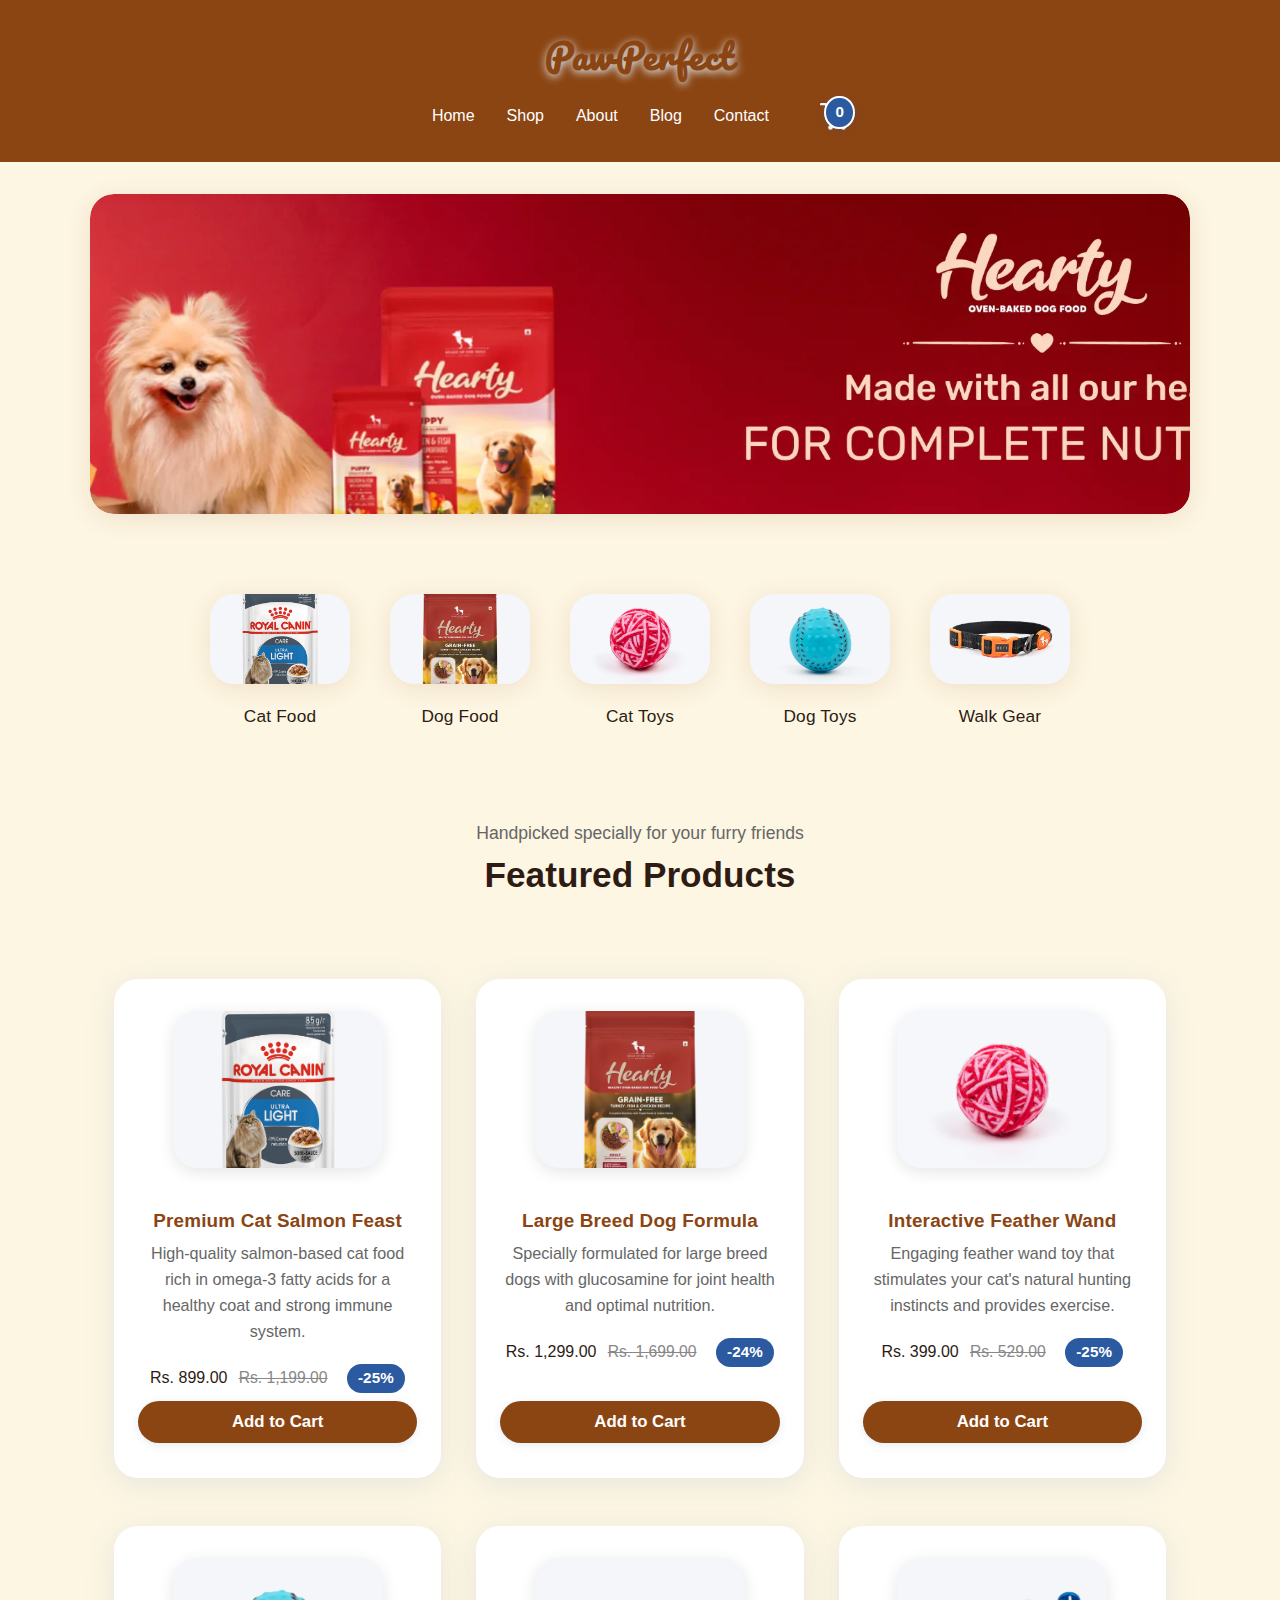
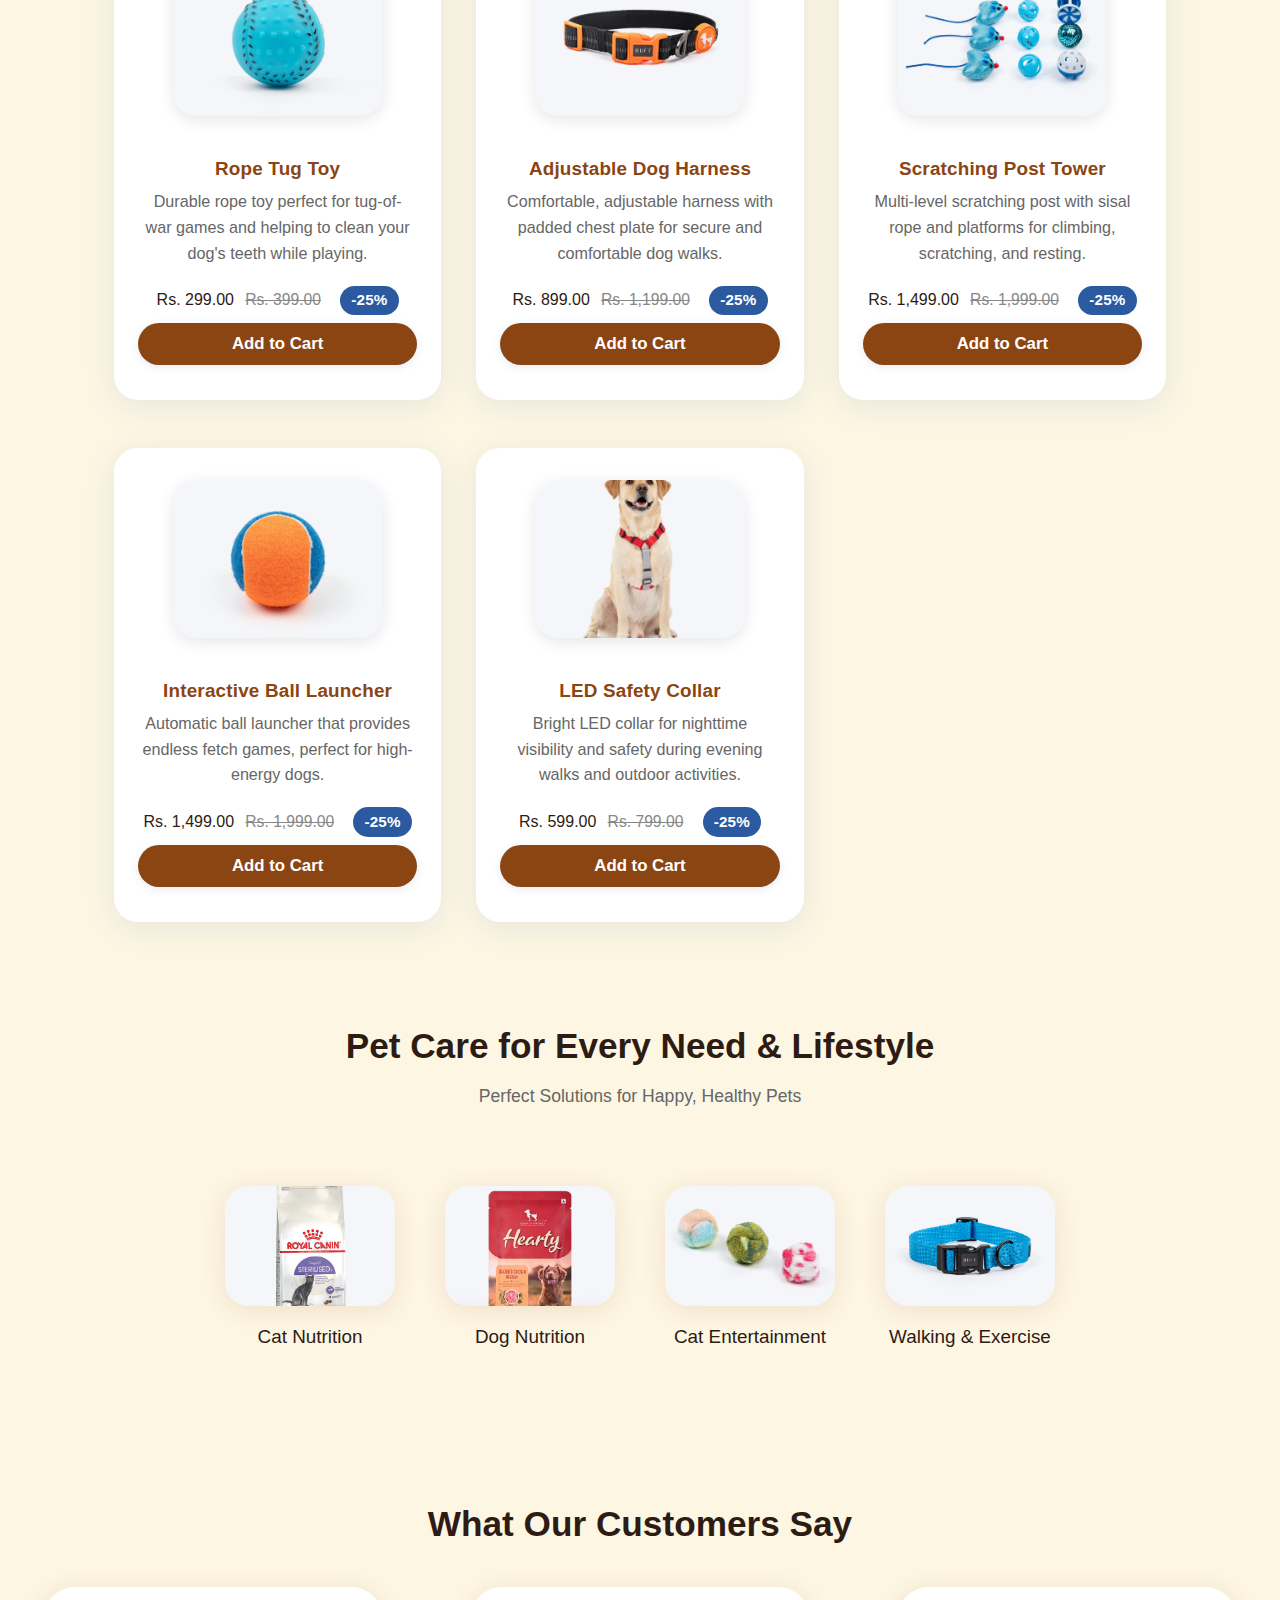
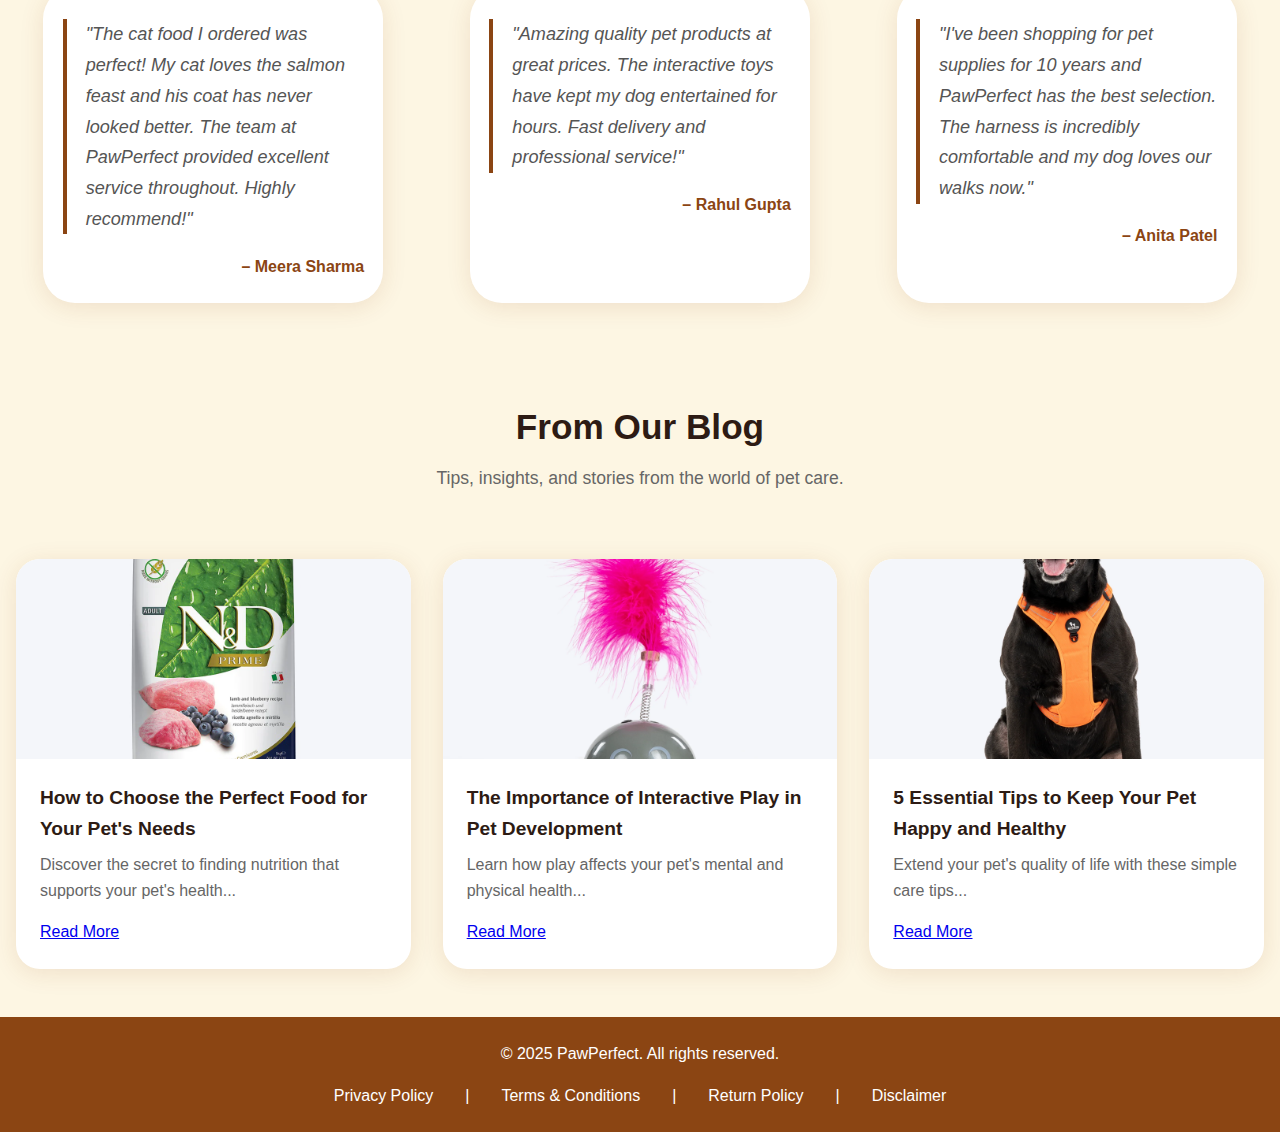
<file: index.html>
<!DOCTYPE html>
<html lang="en">
<head>
  <meta charset="UTF-8">
  <meta name="viewport" content="width=device-width, initial-scale=1.0">
  <meta name="description" content="Premium pet supplies for your furry friends. Shop food, toys, accessories, and more at PawPerfect!">
  <title>PawPerfect | Home</title>
  <link rel="stylesheet" href="css/style.css">
</head>
<body>
  <!-- Header & Navigation -->
  <header>
    <h1 class="brand-logo">PawPerfect</h1>
    <nav>
      <a href="index.html">Home</a>
      <a href="products.html">Shop</a>
      <a href="about.html">About</a>
      <a href="blog.html">Blog</a>
      <a href="contact.html">Contact</a>
      <a href="cart.html" id="cart-nav-link" class="cart-icon-link" style="position:relative;">
        <svg width="28" height="28" viewBox="0 0 24 24" fill="none" stroke="#fff" stroke-width="2" stroke-linecap="round" stroke-linejoin="round"><circle cx="9" cy="21" r="1"/><circle cx="20" cy="21" r="1"/><path d="M1 1h4l2.68 13.39a2 2 0 0 0 2 1.61h7.72a2 2 0 0 0 2-1.61L23 6H6"/></svg>
        <span id="cart-count-badge" class="cart-count-badge">0</span>
      </a>
    </nav>
  </header>

  <main>
    <!-- Carousel Section -->
    <section class="carousel-container">
      <div class="carousel-slide">
        <div class="carousel-item"><img src="assets/carousel/carousel_img1.webp" alt="Premium Pet Collection"></div>
        <div class="carousel-item"><img src="assets/carousel/carousel_img2.webp" alt="Pet Food & Treats"></div>
        <div class="carousel-item"><img src="assets/carousel/carousel_img3.jpg" alt="Pet Toys & Accessories"></div>
        <div class="carousel-item"><img src="assets/carousel/carousel_img4.png" alt="Happy Pets Collection"></div>
      </div>
    </section>

    <!-- Services Section -->
    <div class="section-content" id="services-section">
      <section class="services-grid">
        <a href="products.html?category=cat-food" class="service-card">
          <img src="assets/product/cat_food1.webp" alt="Cat Food">
          <h3>Cat Food</h3>
        </a>
        <a href="products.html?category=dog-food" class="service-card">
          <img src="assets/product/dog_food1.webp" alt="Dog Food">
          <h3>Dog Food</h3>
        </a>
        <a href="products.html?category=cat-toys" class="service-card">
          <img src="assets/product/cat_toy1.webp" alt="Cat Toys">
          <h3>Cat Toys</h3>
        </a>
        <a href="products.html?category=dog-toys" class="service-card">
          <img src="assets/product/dog_toy1.webp" alt="Dog Toys">
          <h3>Dog Toys</h3>
        </a>
        <a href="products.html?category=walk-gear" class="service-card">
          <img src="assets/product/walk_gear1.webp" alt="Walk Gear">
          <h3>Walk Gear</h3>
        </a>
      </section>
    </div>

    <!-- Featured Products Section -->
    <div class="section-content">
      <section class="section-title">
        <p>Handpicked specially for your furry friends</p>
        <h2>Featured Products</h2>
      </section>
      <section class="product-grid">
        <article class="product-card">
          <a href="product-detail.html?id=1" class="product-link">
            <img src="assets/product/cat_food1.webp" alt="Premium Cat Salmon Feast">
          </a>
          <h3>Premium Cat Salmon Feast</h3>
          <div class="product-desc">High-quality salmon-based cat food rich in omega-3 fatty acids for a healthy coat and strong immune system.</div>
          <div class="product-pricing">
            <span>Rs. 899.00</span>
            <span class="original-price">Rs. 1,199.00</span>
            <span class="discount-badge">-25%</span>
          </div>
          <button class="btn add-to-cart-btn" data-id="1">Add to Cart</button>
        </article>
        <article class="product-card">
          <a href="product-detail.html?id=11" class="product-link">
            <img src="assets/product/dog_food1.webp" alt="Large Breed Dog Formula">
          </a>
          <h3>Large Breed Dog Formula</h3>
          <div class="product-desc">Specially formulated for large breed dogs with glucosamine for joint health and optimal nutrition.</div>
          <div class="product-pricing">
            <span>Rs. 1,299.00</span>
            <span class="original-price">Rs. 1,699.00</span>
            <span class="discount-badge">-24%</span>
          </div>
          <button class="btn add-to-cart-btn" data-id="11">Add to Cart</button>
        </article>
        <article class="product-card">
          <a href="product-detail.html?id=21" class="product-link">
            <img src="assets/product/cat_toy1.webp" alt="Interactive Feather Wand">
          </a>
          <h3>Interactive Feather Wand</h3>
          <div class="product-desc">Engaging feather wand toy that stimulates your cat's natural hunting instincts and provides exercise.</div>
          <div class="product-pricing">
            <span>Rs. 399.00</span>
            <span class="original-price">Rs. 529.00</span>
            <span class="discount-badge">-25%</span>
          </div>
          <button class="btn add-to-cart-btn" data-id="21">Add to Cart</button>
        </article>
        <article class="product-card">
          <a href="product-detail.html?id=36" class="product-link">
            <img src="assets/product/dog_toy1.webp" alt="Rope Tug Toy">
          </a>
          <h3>Rope Tug Toy</h3>
          <div class="product-desc">Durable rope toy perfect for tug-of-war games and helping to clean your dog's teeth while playing.</div>
          <div class="product-pricing">
            <span>Rs. 299.00</span>
            <span class="original-price">Rs. 399.00</span>
            <span class="discount-badge">-25%</span>
          </div>
          <button class="btn add-to-cart-btn" data-id="36">Add to Cart</button>
        </article>
        <article class="product-card">
          <a href="product-detail.html?id=51" class="product-link">
            <img src="assets/product/walk_gear1.webp" alt="Adjustable Dog Harness">
          </a>
          <h3>Adjustable Dog Harness</h3>
          <div class="product-desc">Comfortable, adjustable harness with padded chest plate for secure and comfortable dog walks.</div>
          <div class="product-pricing">
            <span>Rs. 899.00</span>
            <span class="original-price">Rs. 1,199.00</span>
            <span class="discount-badge">-25%</span>
          </div>
          <button class="btn add-to-cart-btn" data-id="51">Add to Cart</button>
        </article>
        <article class="product-card">
          <a href="product-detail.html?id=25" class="product-link">
            <img src="assets/product/cat_toy5.webp" alt="Scratching Post Tower">
          </a>
          <h3>Scratching Post Tower</h3>
          <div class="product-desc">Multi-level scratching post with sisal rope and platforms for climbing, scratching, and resting.</div>
          <div class="product-pricing">
            <span>Rs. 1,499.00</span>
            <span class="original-price">Rs. 1,999.00</span>
            <span class="discount-badge">-25%</span>
          </div>
          <button class="btn add-to-cart-btn" data-id="25">Add to Cart</button>
        </article>
        <article class="product-card">
          <a href="product-detail.html?id=42" class="product-link">
            <img src="assets/product/dog_toy7.webp" alt="Interactive Ball Launcher">
          </a>
          <h3>Interactive Ball Launcher</h3>
          <div class="product-desc">Automatic ball launcher that provides endless fetch games, perfect for high-energy dogs.</div>
          <div class="product-pricing">
            <span>Rs. 1,499.00</span>
            <span class="original-price">Rs. 1,999.00</span>
            <span class="discount-badge">-25%</span>
          </div>
          <button class="btn add-to-cart-btn" data-id="42">Add to Cart</button>
        </article>
        <article class="product-card">
          <a href="product-detail.html?id=53" class="product-link">
            <img src="assets/product/walk_gear3.webp" alt="LED Safety Collar">
          </a>
          <h3>LED Safety Collar</h3>
          <div class="product-desc">Bright LED collar for nighttime visibility and safety during evening walks and outdoor activities.</div>
          <div class="product-pricing">
            <span>Rs. 599.00</span>
            <span class="original-price">Rs. 799.00</span>
            <span class="discount-badge">-25%</span>
          </div>
          <button class="btn add-to-cart-btn" data-id="53">Add to Cart</button>
        </article>
      </section>
    </div>

    <!-- Occasions Section -->
    <div class="section-content">
      <section class="section-title">
        <h2>Pet Care for Every Need & Lifestyle</h2>
        <p>Perfect Solutions for Happy, Healthy Pets</p>
      </section>
      <section class="occasions-grid">
          <a href="products.html?category=cat-food" class="occasion-card">
              <img src="assets/product/cat_food5.webp" alt="Cat Nutrition">
              <h3>Cat Nutrition</h3>
          </a>
          <a href="products.html?category=dog-food" class="occasion-card">
              <img src="assets/product/dog_food5.webp" alt="Dog Nutrition">
              <h3>Dog Nutrition</h3>
          </a>
          <a href="products.html?category=cat-toys" class="occasion-card">
              <img src="assets/product/cat_toy8.webp" alt="Cat Entertainment">
              <h3>Cat Entertainment</h3>
          </a>
          <a href="products.html?category=walk-gear" class="occasion-card">
              <img src="assets/product/walk_gear8.webp" alt="Walking & Exercise">
              <h3>Walking & Exercise</h3>
          </a>
      </section>
    </div>

    <!-- Testimonials Section -->
    <section class="testimonials">
      <div class="section-title">
        <h2>What Our Customers Say</h2>
      </div>
      <div class="testimonials-list">
        <div class="testimonial-card">
          <blockquote>"The cat food I ordered was perfect! My cat loves the salmon feast and his coat has never looked better. The team at PawPerfect provided excellent service throughout. Highly recommend!"</blockquote>
          <cite>– Meera Sharma</cite>
        </div>
        <div class="testimonial-card">
          <blockquote>"Amazing quality pet products at great prices. The interactive toys have kept my dog entertained for hours. Fast delivery and professional service!"</blockquote>
          <cite>– Rahul Gupta</cite>
        </div>
        <div class="testimonial-card">
          <blockquote>"I've been shopping for pet supplies for 10 years and PawPerfect has the best selection. The harness is incredibly comfortable and my dog loves our walks now."</blockquote>
          <cite>– Anita Patel</cite>
        </div>
      </div>
    </section>

    <!-- Blog Section -->
    <section class="section-title" id="blog-section">
        <h2>From Our Blog</h2>
        <p>Tips, insights, and stories from the world of pet care.</p>
    </section>
    <section class="blog-grid">
        <article class="blog-card">
            <img src="assets/product/cat_food3.webp" alt="Choosing the right pet food">
            <div class="blog-card-content">
                <h3>How to Choose the Perfect Food for Your Pet's Needs</h3>
                <p>Discover the secret to finding nutrition that supports your pet's health...</p>
                <a href="blog.html" class="btn">Read More</a>
            </div>
        </article>
        <article class="blog-card">
            <img src="assets/product/cat_toy3.webp" alt="Pet exercise and play">
            <div class="blog-card-content">
                <h3>The Importance of Interactive Play in Pet Development</h3>
                <p>Learn how play affects your pet's mental and physical health...</p>
                <a href="blog.html" class="btn">Read More</a>
            </div>
        </article>
        <article class="blog-card">
            <img src="assets/product/walk_gear5.webp" alt="Pet care tips">
            <div class="blog-card-content">
                <h3>5 Essential Tips to Keep Your Pet Happy and Healthy</h3>
                <p>Extend your pet's quality of life with these simple care tips...</p>
                <a href="blog.html" class="btn">Read More</a>
            </div>
        </article>
    </section>

  </main>

  <!-- Footer -->
  <footer>
    <p>&copy; 2025 PawPerfect. All rights reserved.</p>
    <nav>
      <a href="privacy.html">Privacy Policy</a> |
      <a href="terms.html">Terms & Conditions</a> |
      <a href="return.html">Return Policy</a> |
      <a href="disclaimer.html">Disclaimer</a>
    </nav>
  </footer>

  <script src="js/main.js"></script>
</body>
</html>
</file>
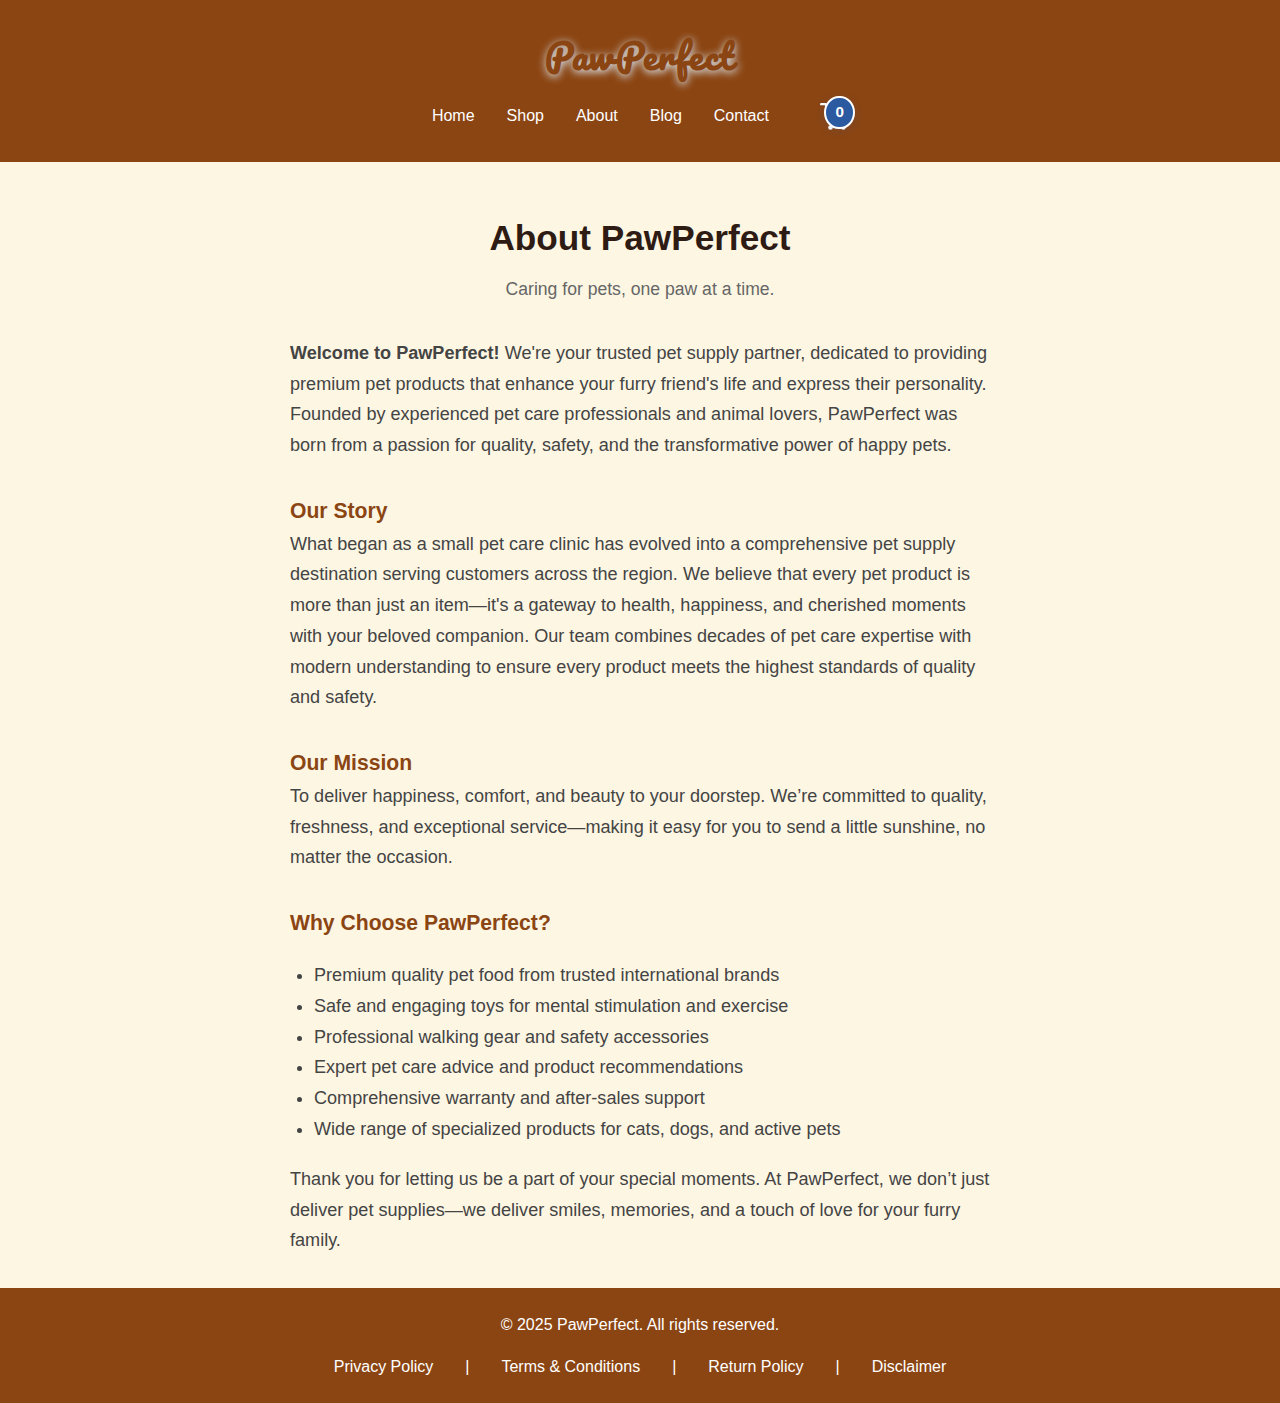
<file: about.html>
<!DOCTYPE html>
<html lang="en">
<head>
  <meta charset="UTF-8">
  <meta name="viewport" content="width=device-width, initial-scale=1.0">
  <meta name="description" content="About PawPerfect - Your Trusted Pet Supply Partner for Premium Pet Products">
  <title>About | PawPerfect</title>
  <link rel="stylesheet" href="css/style.css">
</head>
<body>
  <header>
    <h1 class="brand-logo">PawPerfect</h1>
    <nav>
      <a href="index.html">Home</a>
      <a href="products.html">Shop</a>
      <a href="about.html">About</a>
      <a href="blog.html">Blog</a>
      <a href="contact.html">Contact</a>
      <a href="cart.html" id="cart-nav-link" class="cart-icon-link" style="position:relative;">
        <svg width="28" height="28" viewBox="0 0 24 24" fill="none" stroke="#fff" stroke-width="2" stroke-linecap="round" stroke-linejoin="round"><circle cx="9" cy="21" r="1"/><circle cx="20" cy="21" r="1"/><path d="M1 1h4l2.68 13.39a2 2 0 0 0 2 1.61h7.72a2 2 0 0 0 2-1.61L23 6H6"/></svg>
        <span id="cart-count-badge" class="cart-count-badge">0</span>
      </a>
    </nav>
  </header>
  <main>
    <section class="section-content">
      <section class="section-title">
        <h2>About PawPerfect</h2>
        <p>Caring for pets, one paw at a time.</p>
      </section>
      <article style="max-width:700px;margin:0 auto;font-size:1.13rem;line-height:1.7;color:#444;">
        <p><b>Welcome to PawPerfect!</b> We're your trusted pet supply partner, dedicated to providing premium pet products that enhance your furry friend's life and express their personality. Founded by experienced pet care professionals and animal lovers, PawPerfect was born from a passion for quality, safety, and the transformative power of happy pets.</p>
        <h3 style="color:var(--primary);margin-top:2rem;">Our Story</h3>
        <p>What began as a small pet care clinic has evolved into a comprehensive pet supply destination serving customers across the region. We believe that every pet product is more than just an item—it's a gateway to health, happiness, and cherished moments with your beloved companion. Our team combines decades of pet care expertise with modern understanding to ensure every product meets the highest standards of quality and safety.</p>
        <h3 style="color:var(--primary);margin-top:2rem;">Our Mission</h3>
        <p>To deliver happiness, comfort, and beauty to your doorstep. We’re committed to quality, freshness, and exceptional service—making it easy for you to send a little sunshine, no matter the occasion.</p>
        <h3 style="color:var(--primary);margin-top:2rem;">Why Choose PawPerfect?</h3>
        <ul style="margin:1.2rem 0 1.2rem 1.5rem;">
          <li>Premium quality pet food from trusted international brands</li>
          <li>Safe and engaging toys for mental stimulation and exercise</li>
          <li>Professional walking gear and safety accessories</li>
          <li>Expert pet care advice and product recommendations</li>
          <li>Comprehensive warranty and after-sales support</li>
          <li>Wide range of specialized products for cats, dogs, and active pets</li>
        </ul>
        <p style="margin-bottom:2rem;">Thank you for letting us be a part of your special moments. At PawPerfect, we don’t just deliver pet supplies—we deliver smiles, memories, and a touch of love for your furry family.</p>
      </article>
    </section>
  </main>
  <footer>
    <p>&copy; 2025 PawPerfect. All rights reserved.</p>
    <nav>
      <a href="privacy.html">Privacy Policy</a> |
      <a href="terms.html">Terms & Conditions</a> |
      <a href="return.html">Return Policy</a> |
      <a href="disclaimer.html">Disclaimer</a>
    </nav>
  </footer>
  <script src="js/main.js"></script>
</body>
</html>
</file>
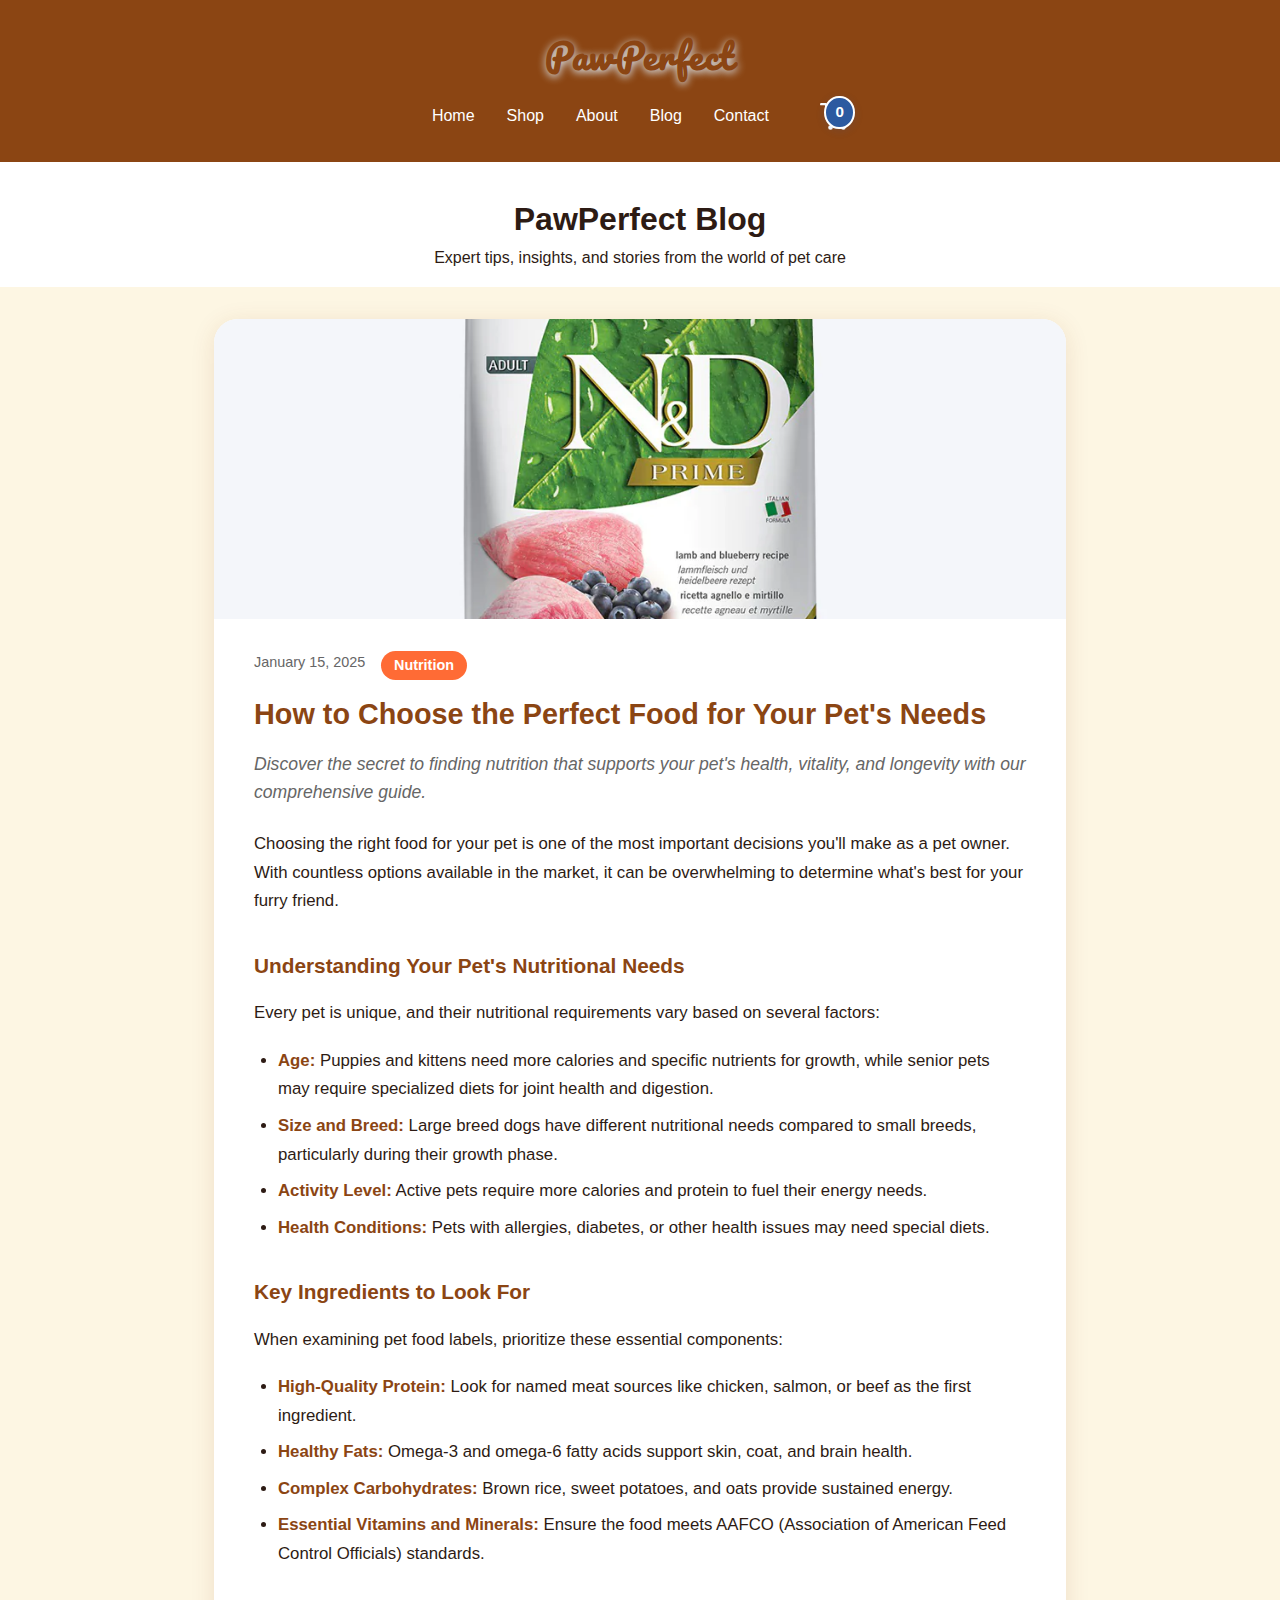
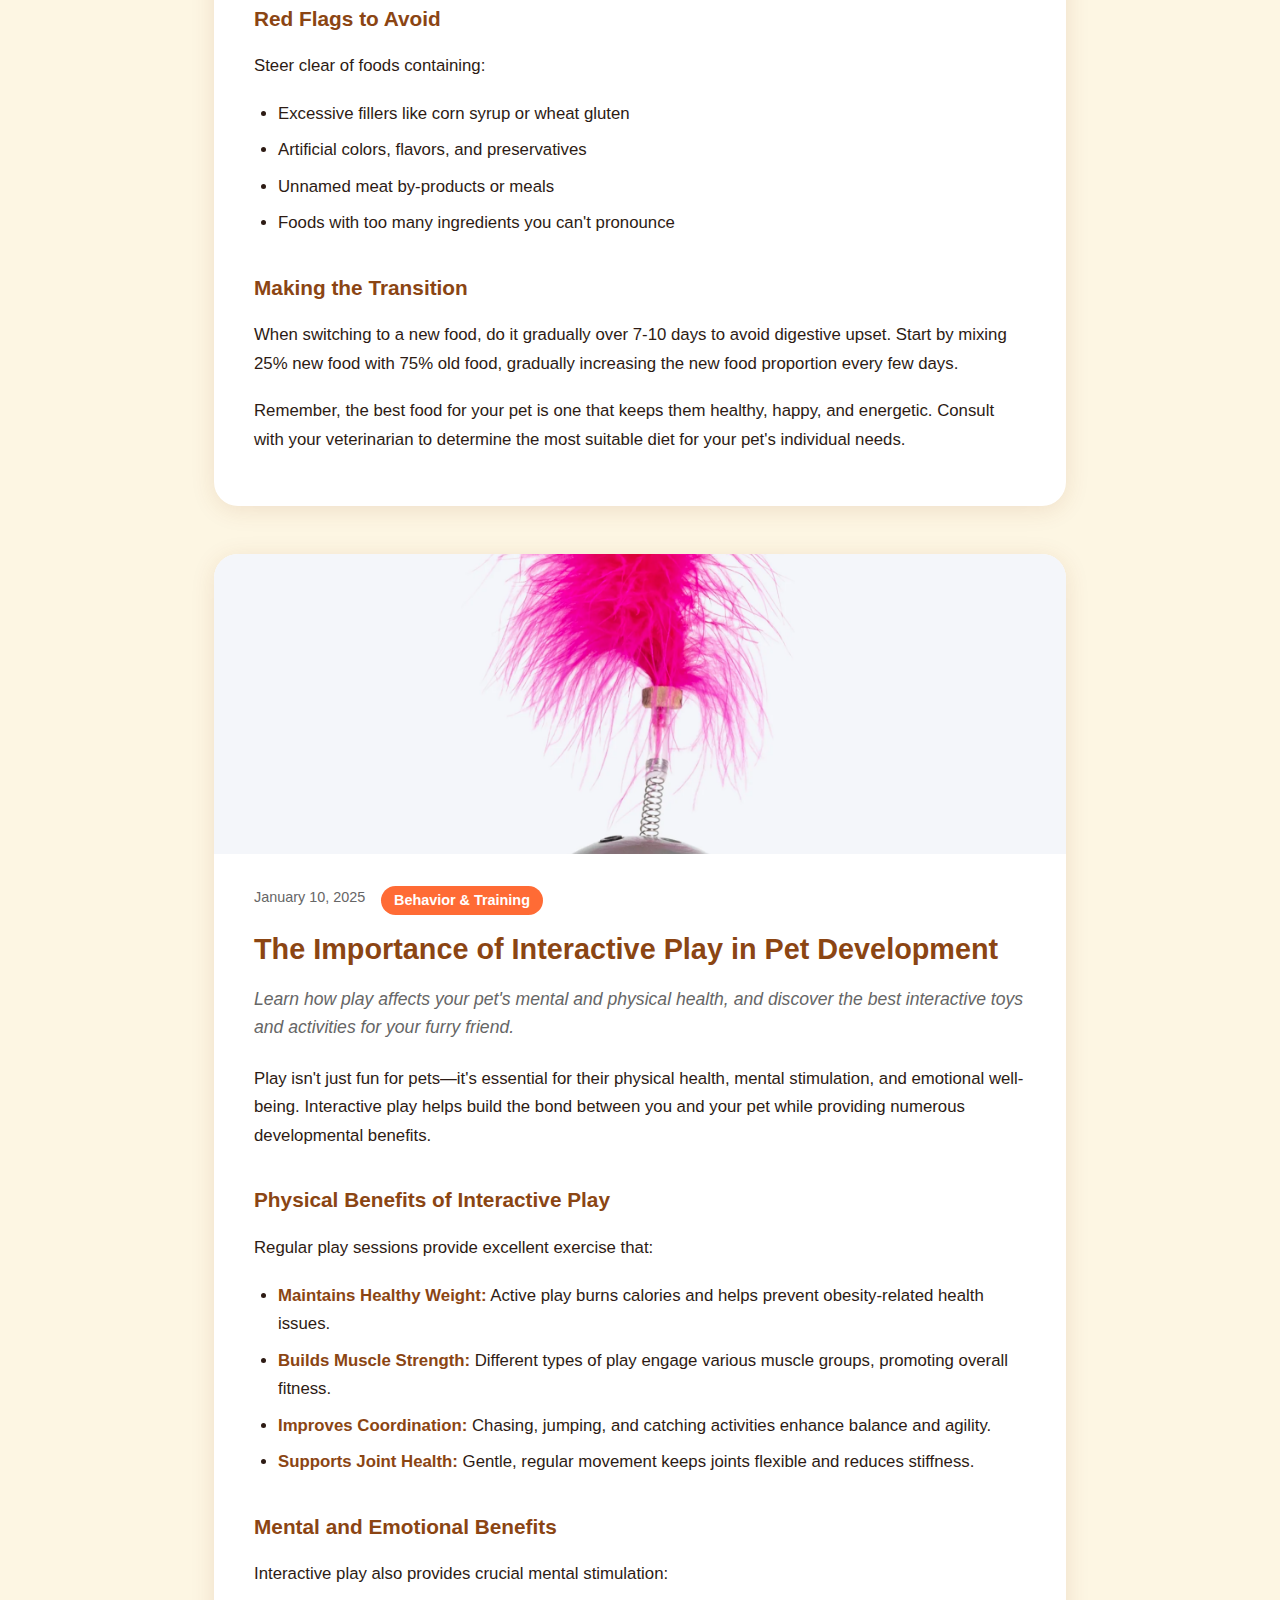
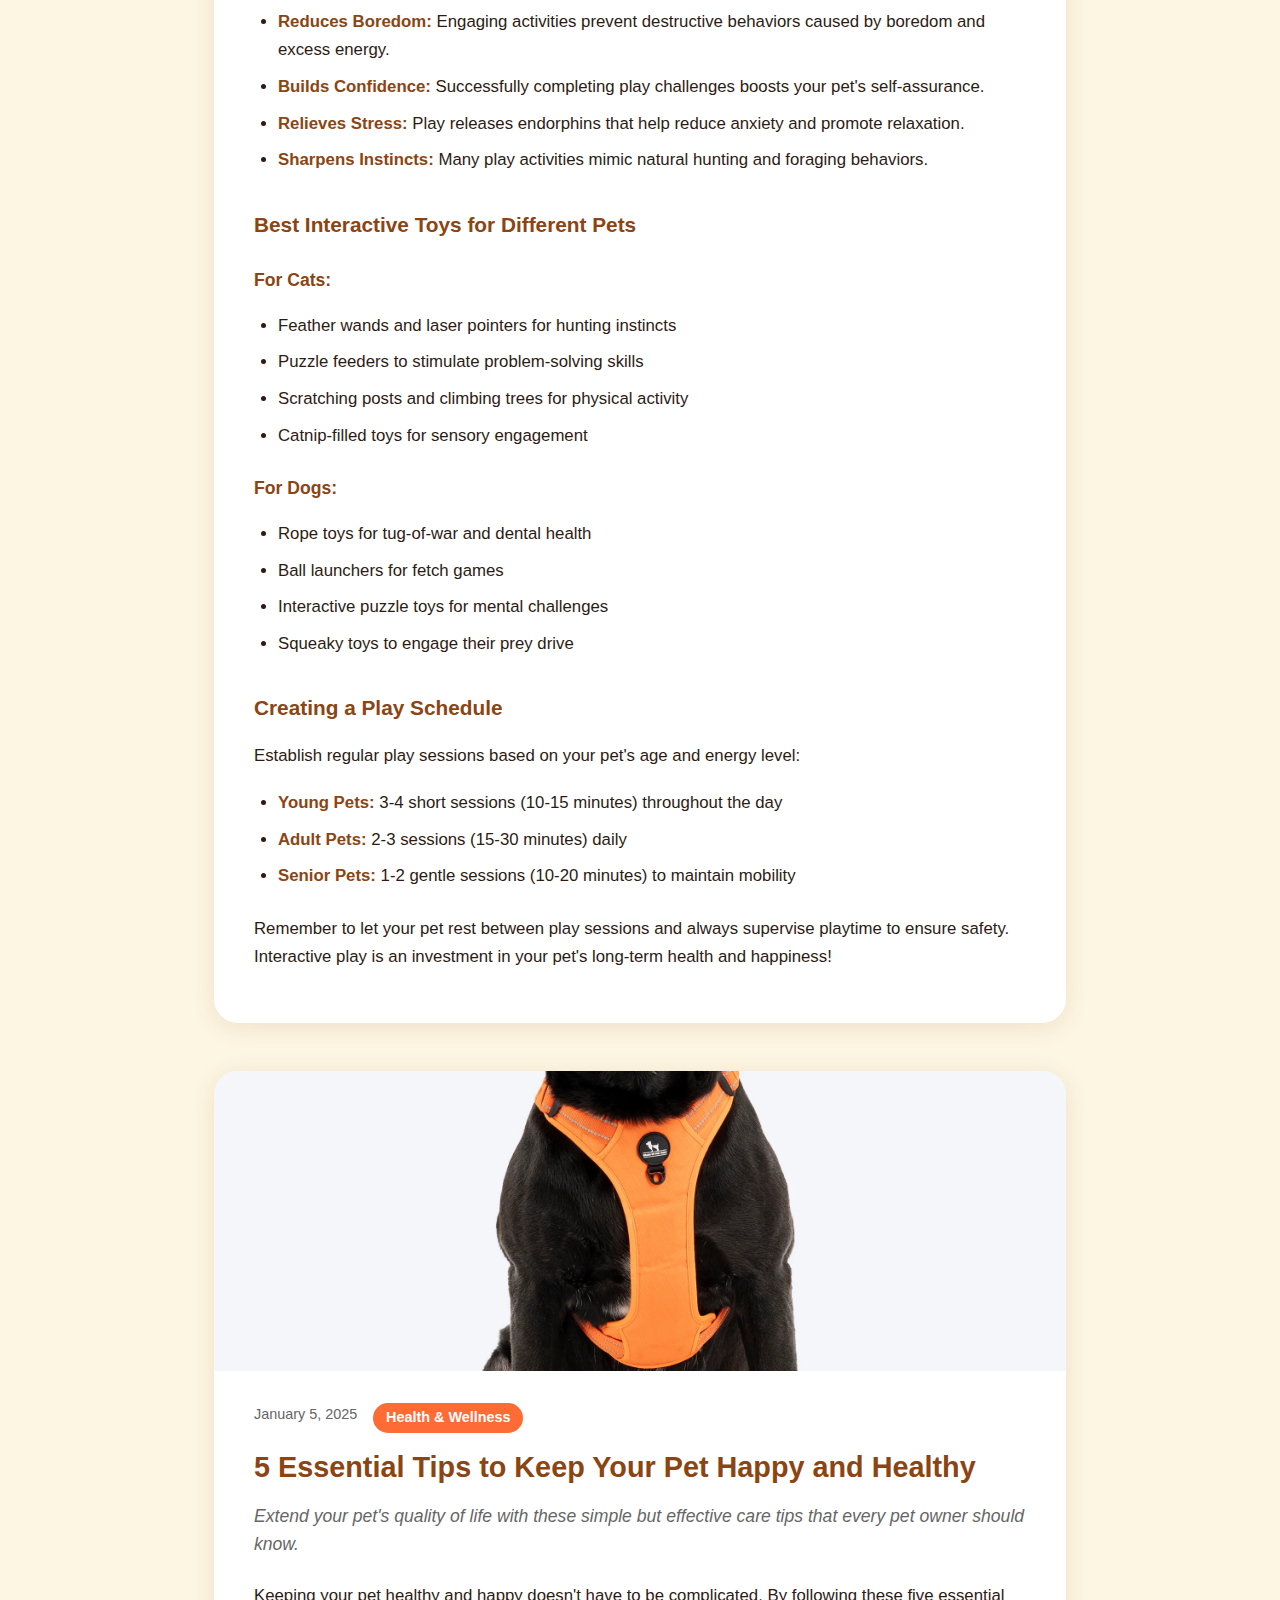
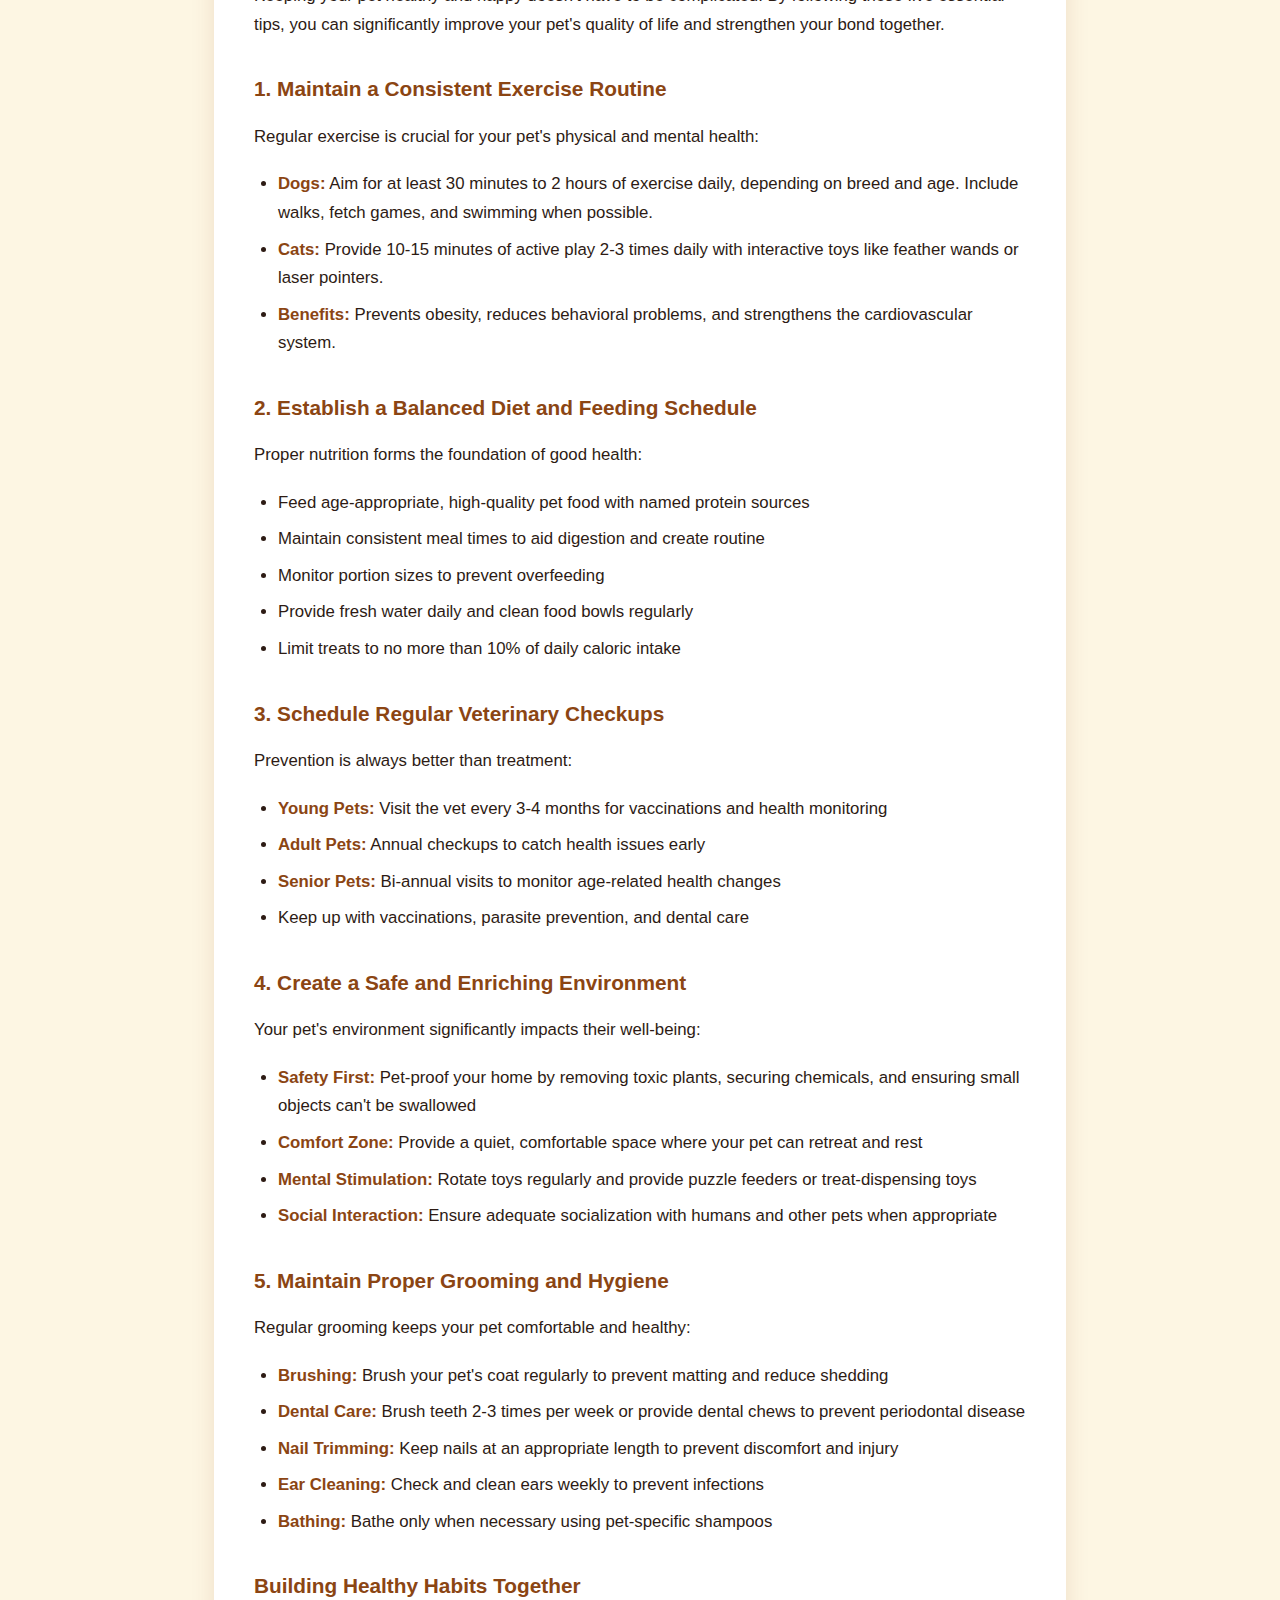
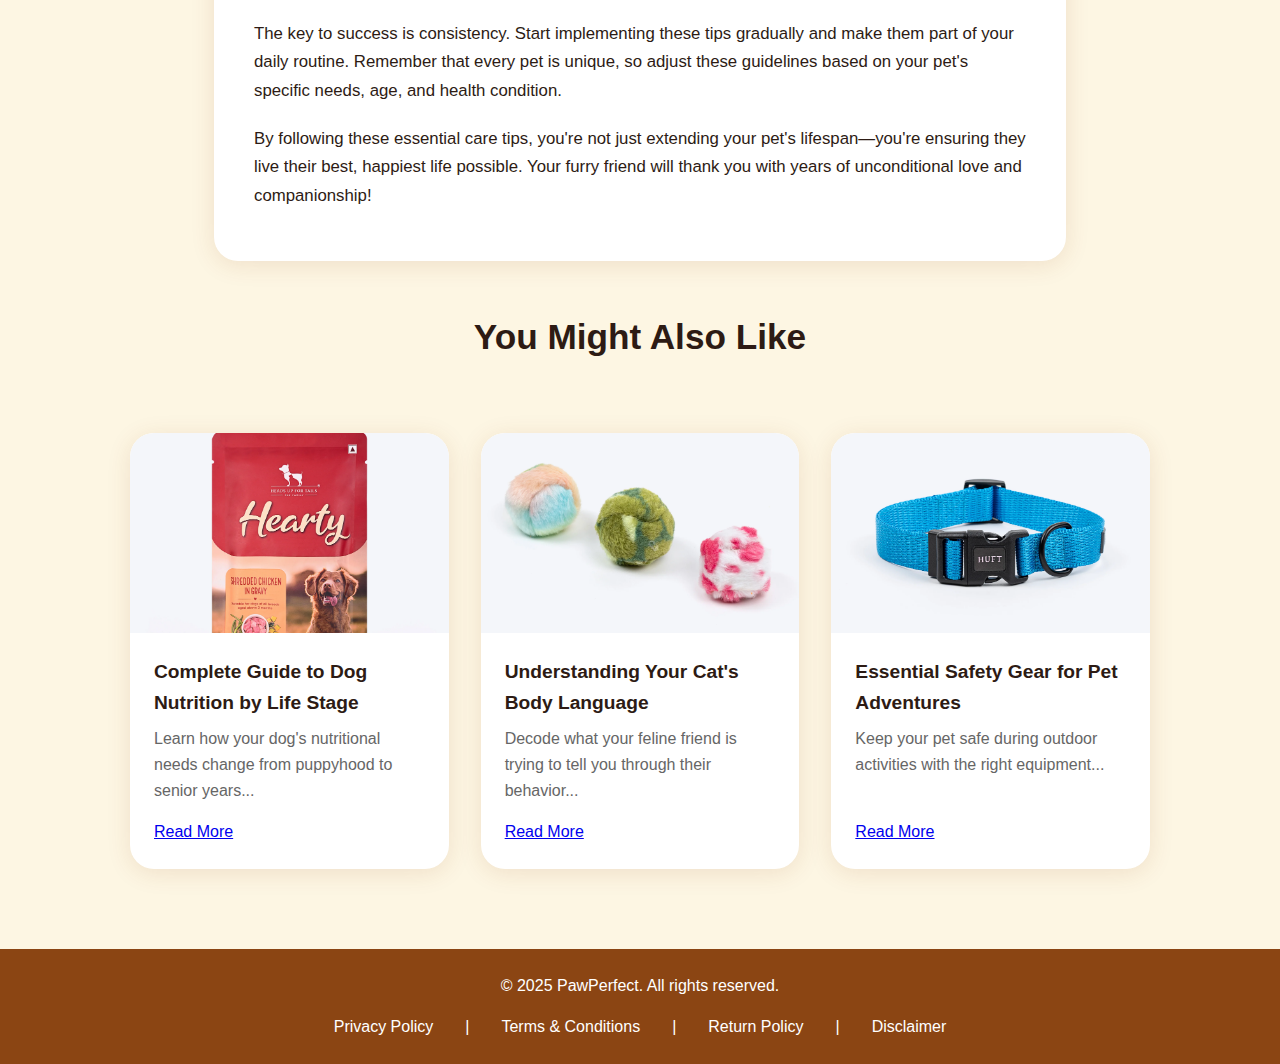
<file: blog.html>
<!DOCTYPE html>
<html lang="en">
<head>
  <meta charset="UTF-8">
  <meta name="viewport" content="width=device-width, initial-scale=1.0">
  <meta name="description" content="Expert pet care tips, nutrition guides, and helpful insights for keeping your furry friends happy and healthy - PawPerfect Blog">
  <title>PawPerfect | Blog - Pet Care Tips & Insights</title>
  <link rel="stylesheet" href="css/style.css">
</head>
<body>
  <!-- Header & Navigation -->
  <header>
    <h1 class="brand-logo">PawPerfect</h1>
    <nav>
      <a href="index.html">Home</a>
      <a href="products.html">Shop</a>
      <a href="about.html">About</a>
      <a href="blog.html">Blog</a>
      <a href="contact.html">Contact</a>
      <a href="cart.html" id="cart-nav-link" class="cart-icon-link" style="position:relative;">
        <svg width="28" height="28" viewBox="0 0 24 24" fill="none" stroke="#fff" stroke-width="2" stroke-linecap="round" stroke-linejoin="round"><circle cx="9" cy="21" r="1"/><circle cx="20" cy="21" r="1"/><path d="M1 1h4l2.68 13.39a2 2 0 0 0 2 1.61h7.72a2 2 0 0 0 2-1.61L23 6H6"/></svg>
        <span id="cart-count-badge" class="cart-count-badge">0</span>
      </a>
    </nav>
  </header>

  <main>
    <!-- Blog Hero Section -->
    <div class="main-hero">
      <h1>PawPerfect Blog</h1>
      <p>Expert tips, insights, and stories from the world of pet care</p>
    </div>

    <!-- Blog Articles Container -->
    <div class="blog-container">
      
      <!-- Article 1: Pet Nutrition -->
      <article class="blog-article">
        <div class="blog-article-image">
          <img src="assets/product/cat_food3.webp" alt="Choosing the right pet food">
        </div>
        <div class="blog-article-content">
          <div class="blog-meta">
            <span class="blog-date">January 15, 2025</span>
            <span class="blog-category">Nutrition</span>
          </div>
          <h2>How to Choose the Perfect Food for Your Pet's Needs</h2>
          <p class="blog-excerpt">Discover the secret to finding nutrition that supports your pet's health, vitality, and longevity with our comprehensive guide.</p>
          
          <div class="blog-full-content">
            <p>Choosing the right food for your pet is one of the most important decisions you'll make as a pet owner. With countless options available in the market, it can be overwhelming to determine what's best for your furry friend.</p>
            
            <h3>Understanding Your Pet's Nutritional Needs</h3>
            <p>Every pet is unique, and their nutritional requirements vary based on several factors:</p>
            <ul>
              <li><strong>Age:</strong> Puppies and kittens need more calories and specific nutrients for growth, while senior pets may require specialized diets for joint health and digestion.</li>
              <li><strong>Size and Breed:</strong> Large breed dogs have different nutritional needs compared to small breeds, particularly during their growth phase.</li>
              <li><strong>Activity Level:</strong> Active pets require more calories and protein to fuel their energy needs.</li>
              <li><strong>Health Conditions:</strong> Pets with allergies, diabetes, or other health issues may need special diets.</li>
            </ul>

            <h3>Key Ingredients to Look For</h3>
            <p>When examining pet food labels, prioritize these essential components:</p>
            <ul>
              <li><strong>High-Quality Protein:</strong> Look for named meat sources like chicken, salmon, or beef as the first ingredient.</li>
              <li><strong>Healthy Fats:</strong> Omega-3 and omega-6 fatty acids support skin, coat, and brain health.</li>
              <li><strong>Complex Carbohydrates:</strong> Brown rice, sweet potatoes, and oats provide sustained energy.</li>
              <li><strong>Essential Vitamins and Minerals:</strong> Ensure the food meets AAFCO (Association of American Feed Control Officials) standards.</li>
            </ul>

            <h3>Red Flags to Avoid</h3>
            <p>Steer clear of foods containing:</p>
            <ul>
              <li>Excessive fillers like corn syrup or wheat gluten</li>
              <li>Artificial colors, flavors, and preservatives</li>
              <li>Unnamed meat by-products or meals</li>
              <li>Foods with too many ingredients you can't pronounce</li>
            </ul>

            <h3>Making the Transition</h3>
            <p>When switching to a new food, do it gradually over 7-10 days to avoid digestive upset. Start by mixing 25% new food with 75% old food, gradually increasing the new food proportion every few days.</p>

            <p>Remember, the best food for your pet is one that keeps them healthy, happy, and energetic. Consult with your veterinarian to determine the most suitable diet for your pet's individual needs.</p>
          </div>
        </div>
      </article>

      <!-- Article 2: Interactive Play -->
      <article class="blog-article">
        <div class="blog-article-image">
          <img src="assets/product/cat_toy3.webp" alt="Pet exercise and play">
        </div>
        <div class="blog-article-content">
          <div class="blog-meta">
            <span class="blog-date">January 10, 2025</span>
            <span class="blog-category">Behavior & Training</span>
          </div>
          <h2>The Importance of Interactive Play in Pet Development</h2>
          <p class="blog-excerpt">Learn how play affects your pet's mental and physical health, and discover the best interactive toys and activities for your furry friend.</p>
          
          <div class="blog-full-content">
            <p>Play isn't just fun for pets—it's essential for their physical health, mental stimulation, and emotional well-being. Interactive play helps build the bond between you and your pet while providing numerous developmental benefits.</p>
            
            <h3>Physical Benefits of Interactive Play</h3>
            <p>Regular play sessions provide excellent exercise that:</p>
            <ul>
              <li><strong>Maintains Healthy Weight:</strong> Active play burns calories and helps prevent obesity-related health issues.</li>
              <li><strong>Builds Muscle Strength:</strong> Different types of play engage various muscle groups, promoting overall fitness.</li>
              <li><strong>Improves Coordination:</strong> Chasing, jumping, and catching activities enhance balance and agility.</li>
              <li><strong>Supports Joint Health:</strong> Gentle, regular movement keeps joints flexible and reduces stiffness.</li>
            </ul>

            <h3>Mental and Emotional Benefits</h3>
            <p>Interactive play also provides crucial mental stimulation:</p>
            <ul>
              <li><strong>Reduces Boredom:</strong> Engaging activities prevent destructive behaviors caused by boredom and excess energy.</li>
              <li><strong>Builds Confidence:</strong> Successfully completing play challenges boosts your pet's self-assurance.</li>
              <li><strong>Relieves Stress:</strong> Play releases endorphins that help reduce anxiety and promote relaxation.</li>
              <li><strong>Sharpens Instincts:</strong> Many play activities mimic natural hunting and foraging behaviors.</li>
            </ul>

            <h3>Best Interactive Toys for Different Pets</h3>
            
            <h4>For Cats:</h4>
            <ul>
              <li>Feather wands and laser pointers for hunting instincts</li>
              <li>Puzzle feeders to stimulate problem-solving skills</li>
              <li>Scratching posts and climbing trees for physical activity</li>
              <li>Catnip-filled toys for sensory engagement</li>
            </ul>

            <h4>For Dogs:</h4>
            <ul>
              <li>Rope toys for tug-of-war and dental health</li>
              <li>Ball launchers for fetch games</li>
              <li>Interactive puzzle toys for mental challenges</li>
              <li>Squeaky toys to engage their prey drive</li>
            </ul>

            <h3>Creating a Play Schedule</h3>
            <p>Establish regular play sessions based on your pet's age and energy level:</p>
            <ul>
              <li><strong>Young Pets:</strong> 3-4 short sessions (10-15 minutes) throughout the day</li>
              <li><strong>Adult Pets:</strong> 2-3 sessions (15-30 minutes) daily</li>
              <li><strong>Senior Pets:</strong> 1-2 gentle sessions (10-20 minutes) to maintain mobility</li>
            </ul>

            <p>Remember to let your pet rest between play sessions and always supervise playtime to ensure safety. Interactive play is an investment in your pet's long-term health and happiness!</p>
          </div>
        </div>
      </article>

      <!-- Article 3: Pet Care Tips -->
      <article class="blog-article">
        <div class="blog-article-image">
          <img src="assets/product/walk_gear5.webp" alt="Pet care tips">
        </div>
        <div class="blog-article-content">
          <div class="blog-meta">
            <span class="blog-date">January 5, 2025</span>
            <span class="blog-category">Health & Wellness</span>
          </div>
          <h2>5 Essential Tips to Keep Your Pet Happy and Healthy</h2>
          <p class="blog-excerpt">Extend your pet's quality of life with these simple but effective care tips that every pet owner should know.</p>
          
          <div class="blog-full-content">
            <p>Keeping your pet healthy and happy doesn't have to be complicated. By following these five essential tips, you can significantly improve your pet's quality of life and strengthen your bond together.</p>
            
            <h3>1. Maintain a Consistent Exercise Routine</h3>
            <p>Regular exercise is crucial for your pet's physical and mental health:</p>
            <ul>
              <li><strong>Dogs:</strong> Aim for at least 30 minutes to 2 hours of exercise daily, depending on breed and age. Include walks, fetch games, and swimming when possible.</li>
              <li><strong>Cats:</strong> Provide 10-15 minutes of active play 2-3 times daily with interactive toys like feather wands or laser pointers.</li>
              <li><strong>Benefits:</strong> Prevents obesity, reduces behavioral problems, and strengthens the cardiovascular system.</li>
            </ul>

            <h3>2. Establish a Balanced Diet and Feeding Schedule</h3>
            <p>Proper nutrition forms the foundation of good health:</p>
            <ul>
              <li>Feed age-appropriate, high-quality pet food with named protein sources</li>
              <li>Maintain consistent meal times to aid digestion and create routine</li>
              <li>Monitor portion sizes to prevent overfeeding</li>
              <li>Provide fresh water daily and clean food bowls regularly</li>
              <li>Limit treats to no more than 10% of daily caloric intake</li>
            </ul>

            <h3>3. Schedule Regular Veterinary Checkups</h3>
            <p>Prevention is always better than treatment:</p>
            <ul>
              <li><strong>Young Pets:</strong> Visit the vet every 3-4 months for vaccinations and health monitoring</li>
              <li><strong>Adult Pets:</strong> Annual checkups to catch health issues early</li>
              <li><strong>Senior Pets:</strong> Bi-annual visits to monitor age-related health changes</li>
              <li>Keep up with vaccinations, parasite prevention, and dental care</li>
            </ul>

            <h3>4. Create a Safe and Enriching Environment</h3>
            <p>Your pet's environment significantly impacts their well-being:</p>
            <ul>
              <li><strong>Safety First:</strong> Pet-proof your home by removing toxic plants, securing chemicals, and ensuring small objects can't be swallowed</li>
              <li><strong>Comfort Zone:</strong> Provide a quiet, comfortable space where your pet can retreat and rest</li>
              <li><strong>Mental Stimulation:</strong> Rotate toys regularly and provide puzzle feeders or treat-dispensing toys</li>
              <li><strong>Social Interaction:</strong> Ensure adequate socialization with humans and other pets when appropriate</li>
            </ul>

            <h3>5. Maintain Proper Grooming and Hygiene</h3>
            <p>Regular grooming keeps your pet comfortable and healthy:</p>
            <ul>
              <li><strong>Brushing:</strong> Brush your pet's coat regularly to prevent matting and reduce shedding</li>
              <li><strong>Dental Care:</strong> Brush teeth 2-3 times per week or provide dental chews to prevent periodontal disease</li>
              <li><strong>Nail Trimming:</strong> Keep nails at an appropriate length to prevent discomfort and injury</li>
              <li><strong>Ear Cleaning:</strong> Check and clean ears weekly to prevent infections</li>
              <li><strong>Bathing:</strong> Bathe only when necessary using pet-specific shampoos</li>
            </ul>

            <h3>Building Healthy Habits Together</h3>
            <p>The key to success is consistency. Start implementing these tips gradually and make them part of your daily routine. Remember that every pet is unique, so adjust these guidelines based on your pet's specific needs, age, and health condition.</p>

            <p>By following these essential care tips, you're not just extending your pet's lifespan—you're ensuring they live their best, happiest life possible. Your furry friend will thank you with years of unconditional love and companionship!</p>
          </div>
        </div>
      </article>

    </div>

    <!-- Related Articles Section -->
    <section class="related-articles">
      <div class="section-title">
        <h2>You Might Also Like</h2>
      </div>
      <div class="blog-grid">
        <article class="blog-card">
          <img src="assets/product/dog_food5.webp" alt="Dog nutrition guide">
          <div class="blog-card-content">
            <h3>Complete Guide to Dog Nutrition by Life Stage</h3>
            <p>Learn how your dog's nutritional needs change from puppyhood to senior years...</p>
            <a href="#" class="btn">Read More</a>
          </div>
        </article>
        <article class="blog-card">
          <img src="assets/product/cat_toy8.webp" alt="Cat behavior tips">
          <div class="blog-card-content">
            <h3>Understanding Your Cat's Body Language</h3>
            <p>Decode what your feline friend is trying to tell you through their behavior...</p>
            <a href="#" class="btn">Read More</a>
          </div>
        </article>
        <article class="blog-card">
          <img src="assets/product/walk_gear8.webp" alt="Pet safety gear">
          <div class="blog-card-content">
            <h3>Essential Safety Gear for Pet Adventures</h3>
            <p>Keep your pet safe during outdoor activities with the right equipment...</p>
            <a href="#" class="btn">Read More</a>
          </div>
        </article>
      </div>
    </section>

  </main>

  <!-- Footer -->
  <footer>
    <p>&copy; 2025 PawPerfect. All rights reserved.</p>
    <nav>
      <a href="privacy.html">Privacy Policy</a> |
      <a href="terms.html">Terms & Conditions</a> |
      <a href="return.html">Return Policy</a> |
      <a href="disclaimer.html">Disclaimer</a>
    </nav>
  </footer>

  <script src="js/main.js"></script>
</body>
</html>
</file>
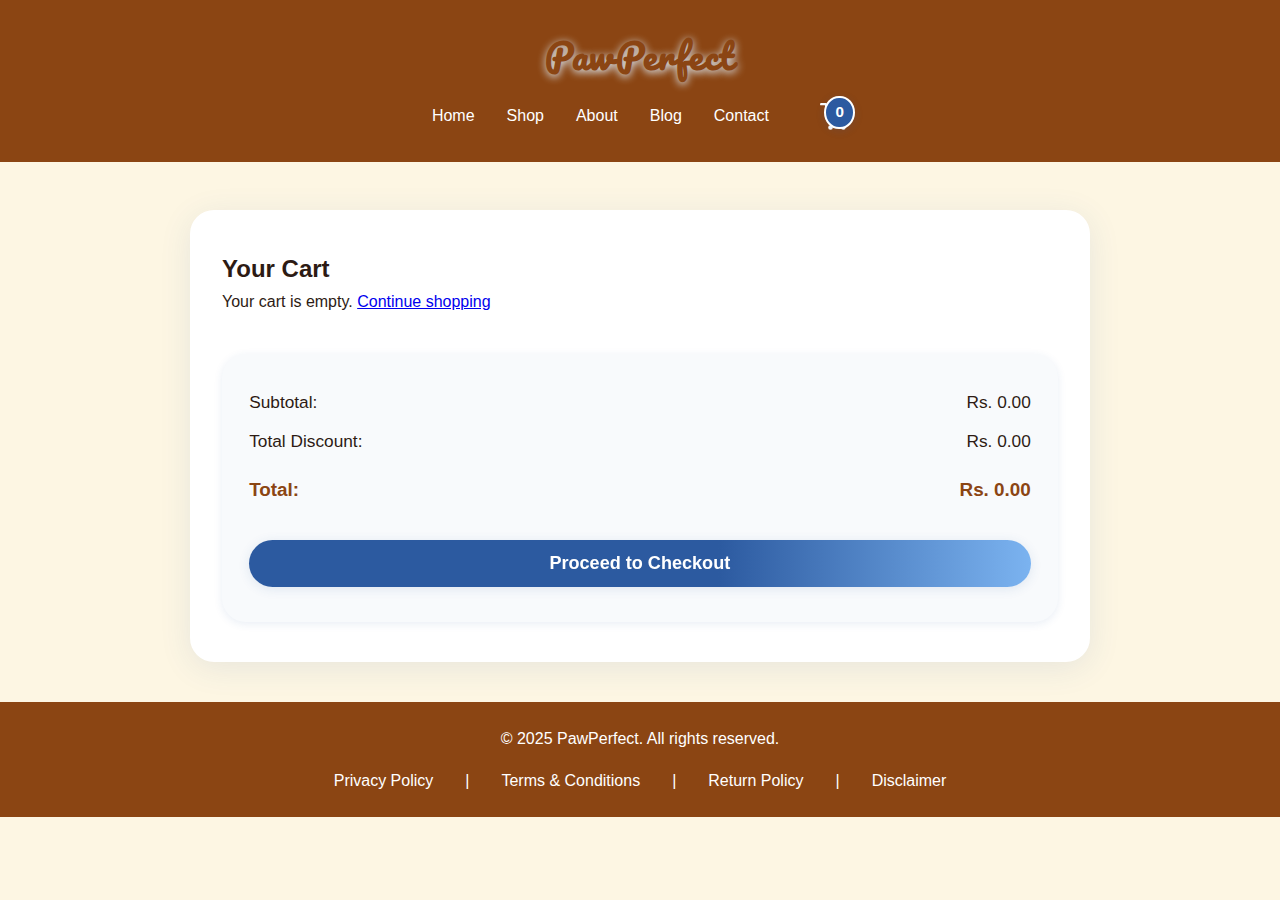
<file: cart.html>
<!DOCTYPE html>
<html lang="en">
<head>
  <meta charset="UTF-8">
  <meta name="viewport" content="width=device-width, initial-scale=1.0">
  <meta name="description" content="Your Cart - PawPerfect Pet Supplies">
  <title>Cart | PawPerfect</title>
  <link rel="stylesheet" href="css/style.css">
</head>
<body>
  <header>
    <h1 class="brand-logo">PawPerfect</h1>
    <nav>
      <a href="index.html">Home</a>
      <a href="products.html">Shop</a>
      <a href="about.html">About</a>
      <a href="blog.html">Blog</a>
      <a href="contact.html">Contact</a>
      <a href="cart.html" id="cart-nav-link" class="cart-icon-link" style="position:relative;">
        <svg width="28" height="28" viewBox="0 0 24 24" fill="none" stroke="#fff" stroke-width="2" stroke-linecap="round" stroke-linejoin="round">
          <circle cx="9" cy="21" r="1"/>
          <circle cx="20" cy="21" r="1"/>
          <path d="M1 1h4l2.68 13.39a2 2 0 0 0 2 1.61h7.72a2 2 0 0 0 2-1.61L23 6H6"/>
        </svg>
        <span id="cart-count-badge" class="cart-count-badge">0</span>
      </a>
    </nav>
  </header>
  <main>
    <div class="cart-container">
      <h2>Your Cart</h2>
      <div id="cart-items"></div>
      <div class="cart-summary-card">
        <div class="cart-summary-row"><span>Subtotal:</span> <span id="cart-subtotal">Rs. 0.00</span></div>
        <div class="cart-summary-row"><span>Total Discount:</span> <span id="cart-discount">Rs. 0.00</span></div>
        <div class="cart-summary-row cart-summary-total"><span>Total:</span> <span id="cart-total">Rs. 0.00</span></div>
        <button id="proceed-checkout" class="btn btn-lg" style="width:100%;margin-top:1.5rem;">Proceed to Checkout</button>
        <form id="checkout-form" style="display:none; margin-top:2.5rem;">
          <h3>Delivery Address</h3>
          <div class="form-row"><label>Name:<input type="text" id="checkout-name" required></label></div>
          <div class="form-row"><label>Address:<textarea id="checkout-address" required></textarea></label></div>
          <div class="form-row"><label>Phone:<input type="tel" id="checkout-phone" required pattern="[0-9]{10,}"></label></div>
          <div class="form-row"><label>Email:<input type="email" id="checkout-email" required></label></div>
          <button type="submit" class="btn btn-lg" style="width:100%;margin-top:1.2rem;">Place Order</button>
        </form>
        <div id="order-confirmation" style="display:none; margin-top:2.5rem;"></div>
      </div>
    </div>
  </main>
  <footer>
    <p>&copy; 2025 PawPerfect. All rights reserved.</p>
    <nav>
      <a href="privacy.html">Privacy Policy</a> |
      <a href="terms.html">Terms & Conditions</a> |
      <a href="return.html">Return Policy</a> |
      <a href="disclaimer.html">Disclaimer</a>
    </nav>
  </footer>
  <script src="js/product-data.js"></script>
  <script src="js/cart.js"></script>
  <script src="js/main.js"></script>
</body>
</html>
</file>
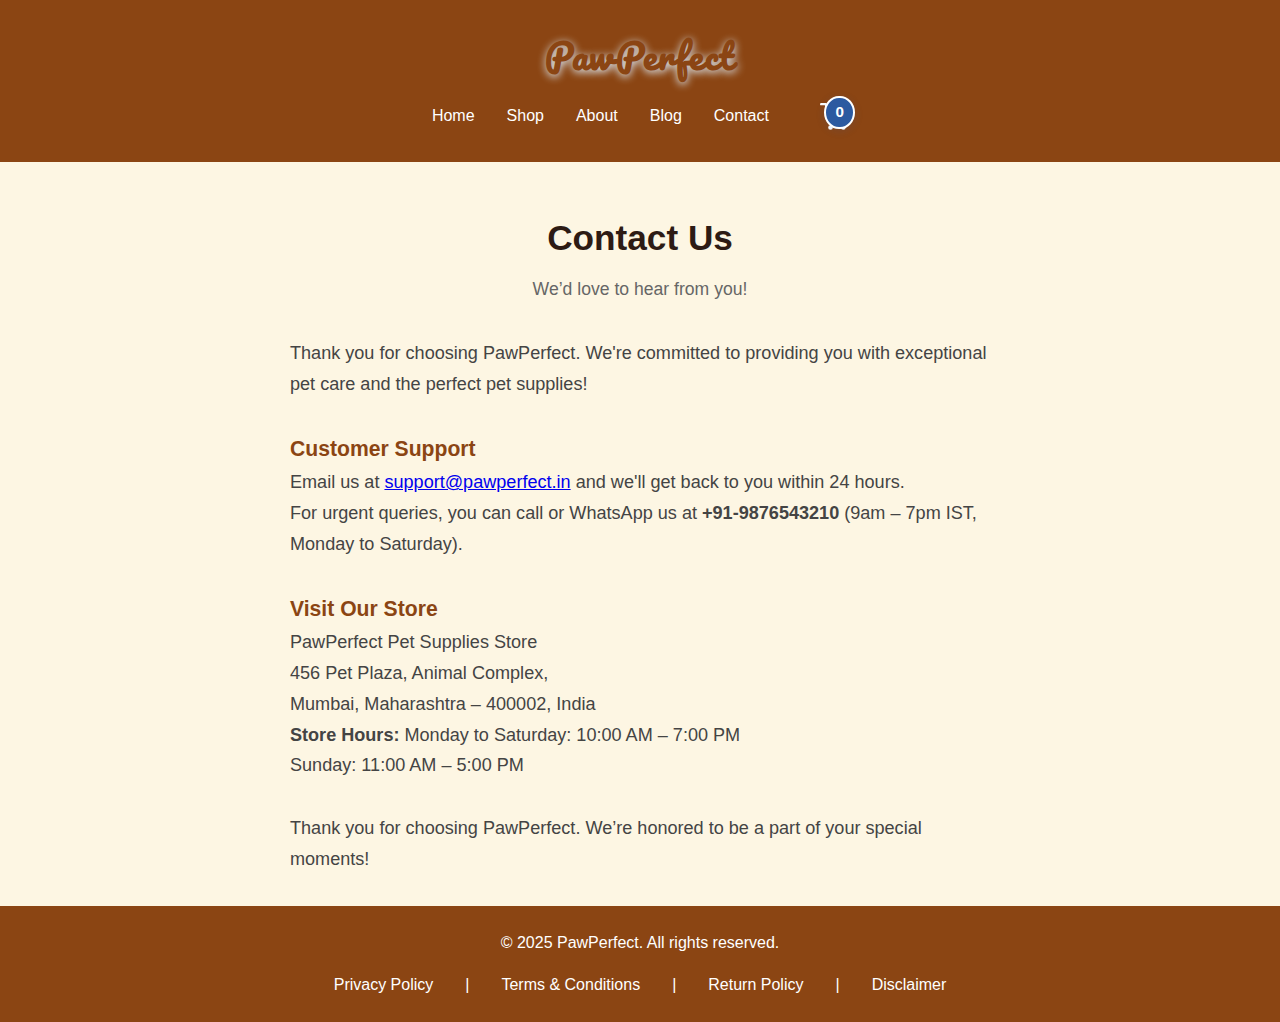
<file: contact.html>
<!DOCTYPE html>
<html lang="en">
<head>
  <meta name="viewport" content="width=device-width, initial-scale=1.0"/>
  <meta name="description" content="Contact PawPerfect - Your Pet Care Experts Are Here to Help!"/>
  <title>Contact | PawPerfect</title>
  <link rel="stylesheet" href="css/style.css" />
</head>
<body>
  <header>
    <h1 class="brand-logo">PawPerfect</h1>
    <nav>
      <a href="index.html">Home</a>
      <a href="products.html">Shop</a>
      <a href="about.html">About</a>
      <a href="blog.html">Blog</a>
      <a href="contact.html">Contact</a>
      <a href="cart.html" id="cart-nav-link" class="cart-icon-link" style="position:relative;">
        <svg width="28" height="28" viewBox="0 0 24 24" fill="none" stroke="#fff" stroke-width="2" stroke-linecap="round" stroke-linejoin="round">
          <circle cx="9" cy="21" r="1"/>
          <circle cx="20" cy="21" r="1"/>
          <path d="M1 1h4l2.68 13.39a2 2 0 0 0 2 1.61h7.72a2 2 0 0 0 2-1.61L23 6H6"/>
        </svg>
        <span id="cart-count-badge" class="cart-count-badge">0</span>
      </a>
    </nav>
  </header>
  <main>
    <section class="section-content">
      <section class="section-title">
        <h2>Contact Us</h2>
        <p>We’d love to hear from you!</p>
      </section>
      <article style="max-width:700px;margin:0 auto;font-size:1.13rem;line-height:1.7;color:#444;">
        <p>Thank you for choosing PawPerfect. We're committed to providing you with exceptional pet care and the perfect pet supplies!</p>

        <h3 style="color:var(--primary);margin-top:2rem;">Customer Support</h3>
        <p>Email us at <a href="mailto:support@pawperfect.in">support@pawperfect.in</a> and we'll get back to you within 24 hours.</p>
        <p>For urgent queries, you can call or WhatsApp us at <b>+91-9876543210</b> (9am – 7pm IST, Monday to Saturday).</p>

        <h3 style="color:var(--primary);margin-top:2rem;">Visit Our Store</h3>
        <p>PawPerfect Pet Supplies Store<br>
        456 Pet Plaza, Animal Complex,<br>
        Mumbai, Maharashtra – 400002, India</p>

        <p><b>Store Hours:</b>
        Monday to Saturday: 10:00 AM – 7:00 PM<br>
        Sunday: 11:00 AM – 5:00 PM</p>

        <p style="margin:2rem 0;">Thank you for choosing PawPerfect. We’re honored to be a part of your special moments!</p>
      </article>
    </section>
  </main>
  <footer>
    <p>&copy; 2025 PawPerfect. All rights reserved.</p>
    <nav>
      <a href="privacy.html">Privacy Policy</a> |
      <a href="terms.html">Terms & Conditions</a> |
      <a href="return.html">Return Policy</a> |
      <a href="disclaimer.html">Disclaimer</a>
    </nav>
  </footer>
  <script src="js/main.js"></script>
</body>
</html>
</file>
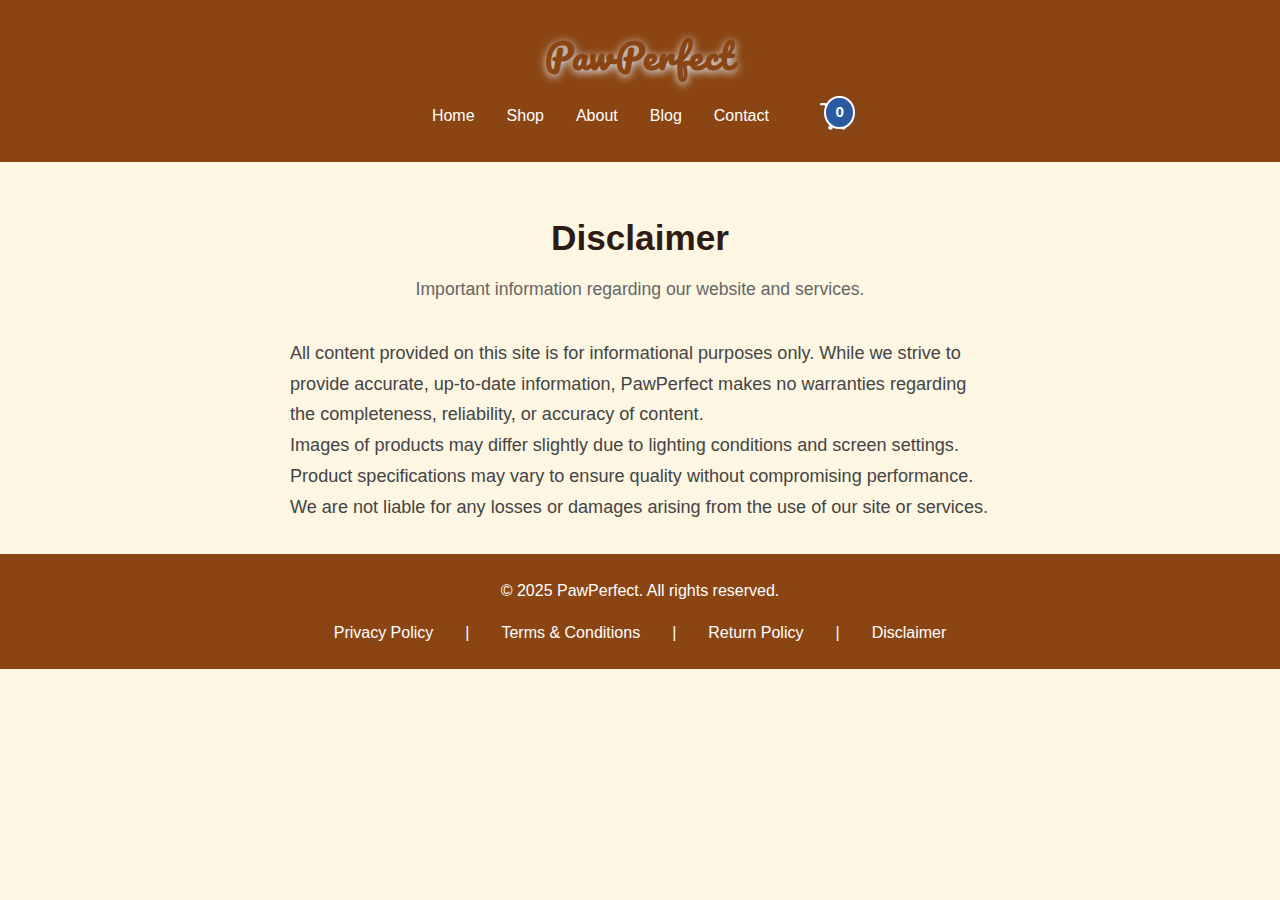
<file: disclaimer.html>
<!DOCTYPE html>
<html lang="en">
<head>
  <meta charset="UTF-8">
  <meta name="viewport" content="width=device-width, initial-scale=1.0">
  <title>Disclaimer | PawPerfect</title>
  <link rel="stylesheet" href="css/style.css">
</head>
<body>
  <header>
    <h1 class="brand-logo">PawPerfect</h1>
    <nav>
      <a href="index.html">Home</a>
      <a href="products.html">Shop</a>
      <a href="about.html">About</a>
      <a href="blog.html">Blog</a>
      <a href="contact.html">Contact</a>
      <a href="cart.html" id="cart-nav-link" class="cart-icon-link" style="position:relative;">
        <svg width="28" height="28" viewBox="0 0 24 24" fill="none" stroke="#fff" stroke-width="2" stroke-linecap="round" stroke-linejoin="round"><circle cx="9" cy="21" r="1"/><circle cx="20" cy="21" r="1"/><path d="M1 1h4l2.68 13.39a2 2 0 0 0 2 1.61h7.72a2 2 0 0 0 2-1.61L23 6H6"/></svg>
        <span id="cart-count-badge" class="cart-count-badge">0</span>
      </a>
    </nav>
  </header>

<main>
  <section class="section-content">
    <section class="section-title">
      <h2>Disclaimer</h2>
      <p>Important information regarding our website and services.</p>
    </section>
    <article style="max-width:700px;margin:0 auto;font-size:1.13rem;line-height:1.7;color:#444;">
      <p>All content provided on this site is for informational purposes only. While we strive to provide accurate, up-to-date information, PawPerfect makes no warranties regarding the completeness, reliability, or accuracy of content.</p>
      <p>Images of products may differ slightly due to lighting conditions and screen settings. Product specifications may vary to ensure quality without compromising performance.</p>
      <p style="margin-bottom:2rem;">We are not liable for any losses or damages arising from the use of our site or services.</p>
    </article>
  </section>
</main>



 <footer>
    <p>&copy; 2025 PawPerfect. All rights reserved.</p>
    <nav>
      <a href="privacy.html">Privacy Policy</a> |
      <a href="terms.html">Terms & Conditions</a> |
      <a href="return.html">Return Policy</a> |
      <a href="disclaimer.html">Disclaimer</a>
    </nav>
  </footer>
  <script src="js/main.js"></script>
</body>
</html>
</file>
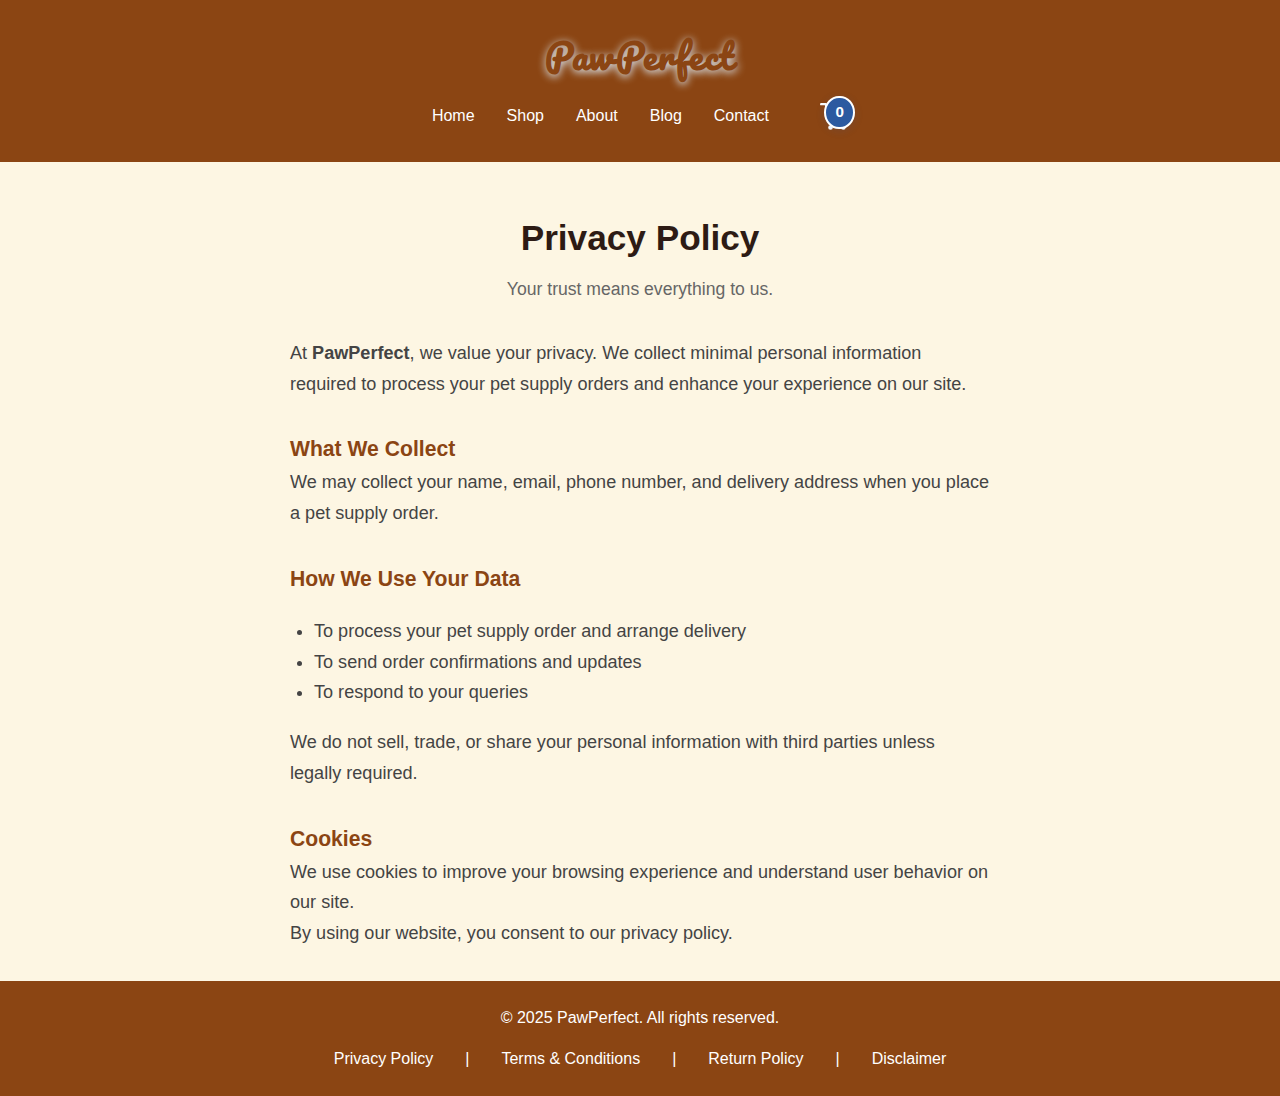
<file: privacy.html>
<!DOCTYPE html>
<html lang="en">
<head>
  <meta charset="UTF-8">
  <meta name="viewport" content="width=device-width, initial-scale=1.0">
  <meta name="description" content="Privacy Policy of PawPerfect" />
  <title>Privacy Policy | PawPerfect</title>
  <link rel="stylesheet" href="css/style.css">
</head>
<body>
  <header>
    <h1 class="brand-logo">PawPerfect</h1>
    <nav>
      <a href="index.html">Home</a>
      <a href="products.html">Shop</a>
      <a href="about.html">About</a>
      <a href="blog.html">Blog</a>
      <a href="contact.html">Contact</a>
      <a href="cart.html" id="cart-nav-link" class="cart-icon-link" style="position:relative;">
        <svg width="28" height="28" viewBox="0 0 24 24" fill="none" stroke="#fff" stroke-width="2" stroke-linecap="round" stroke-linejoin="round"><circle cx="9" cy="21" r="1"/><circle cx="20" cy="21" r="1"/><path d="M1 1h4l2.68 13.39a2 2 0 0 0 2 1.61h7.72a2 2 0 0 0 2-1.61L23 6H6"/></svg>
        <span id="cart-count-badge" class="cart-count-badge">0</span>
      </a>
    </nav>
  </header>

 <main>
    <section class="section-content">
      <section class="section-title">
        <h2>Privacy Policy</h2>
        <p>Your trust means everything to us.</p>
      </section>
      <article style="max-width:700px;margin:0 auto;font-size:1.13rem;line-height:1.7;color:#444;">
        <p>At <b>PawPerfect</b>, we value your privacy. We collect minimal personal information required to process your pet supply orders and enhance your experience on our site.</p>
        <h3 style="color:var(--primary);margin-top:2rem;">What We Collect</h3>
        <p>We may collect your name, email, phone number, and delivery address when you place a pet supply order.</p>
        <h3 style="color:var(--primary);margin-top:2rem;">How We Use Your Data</h3>
        <ul style="margin:1.2rem 0 1.2rem 1.5rem;">
          <li>To process your pet supply order and arrange delivery</li>
          <li>To send order confirmations and updates</li>
          <li>To respond to your queries</li>
        </ul>
        <p>We do not sell, trade, or share your personal information with third parties unless legally required.</p>
        <h3 style="color:var(--primary);margin-top:2rem;">Cookies</h3>
        <p>We use cookies to improve your browsing experience and understand user behavior on our site.</p>
        <p style="margin-bottom:2rem;">By using our website, you consent to our privacy policy.</p>
      </article>
    </section>
  </main>


 <footer>
    <p>&copy; 2025 PawPerfect. All rights reserved.</p>
    <nav>
      <a href="privacy.html">Privacy Policy</a> |
      <a href="terms.html">Terms & Conditions</a> |
      <a href="return.html">Return Policy</a> |
      <a href="disclaimer.html">Disclaimer</a>
    </nav>
  </footer>
  <script src="js/main.js"></script>
</body>
</html>
</file>
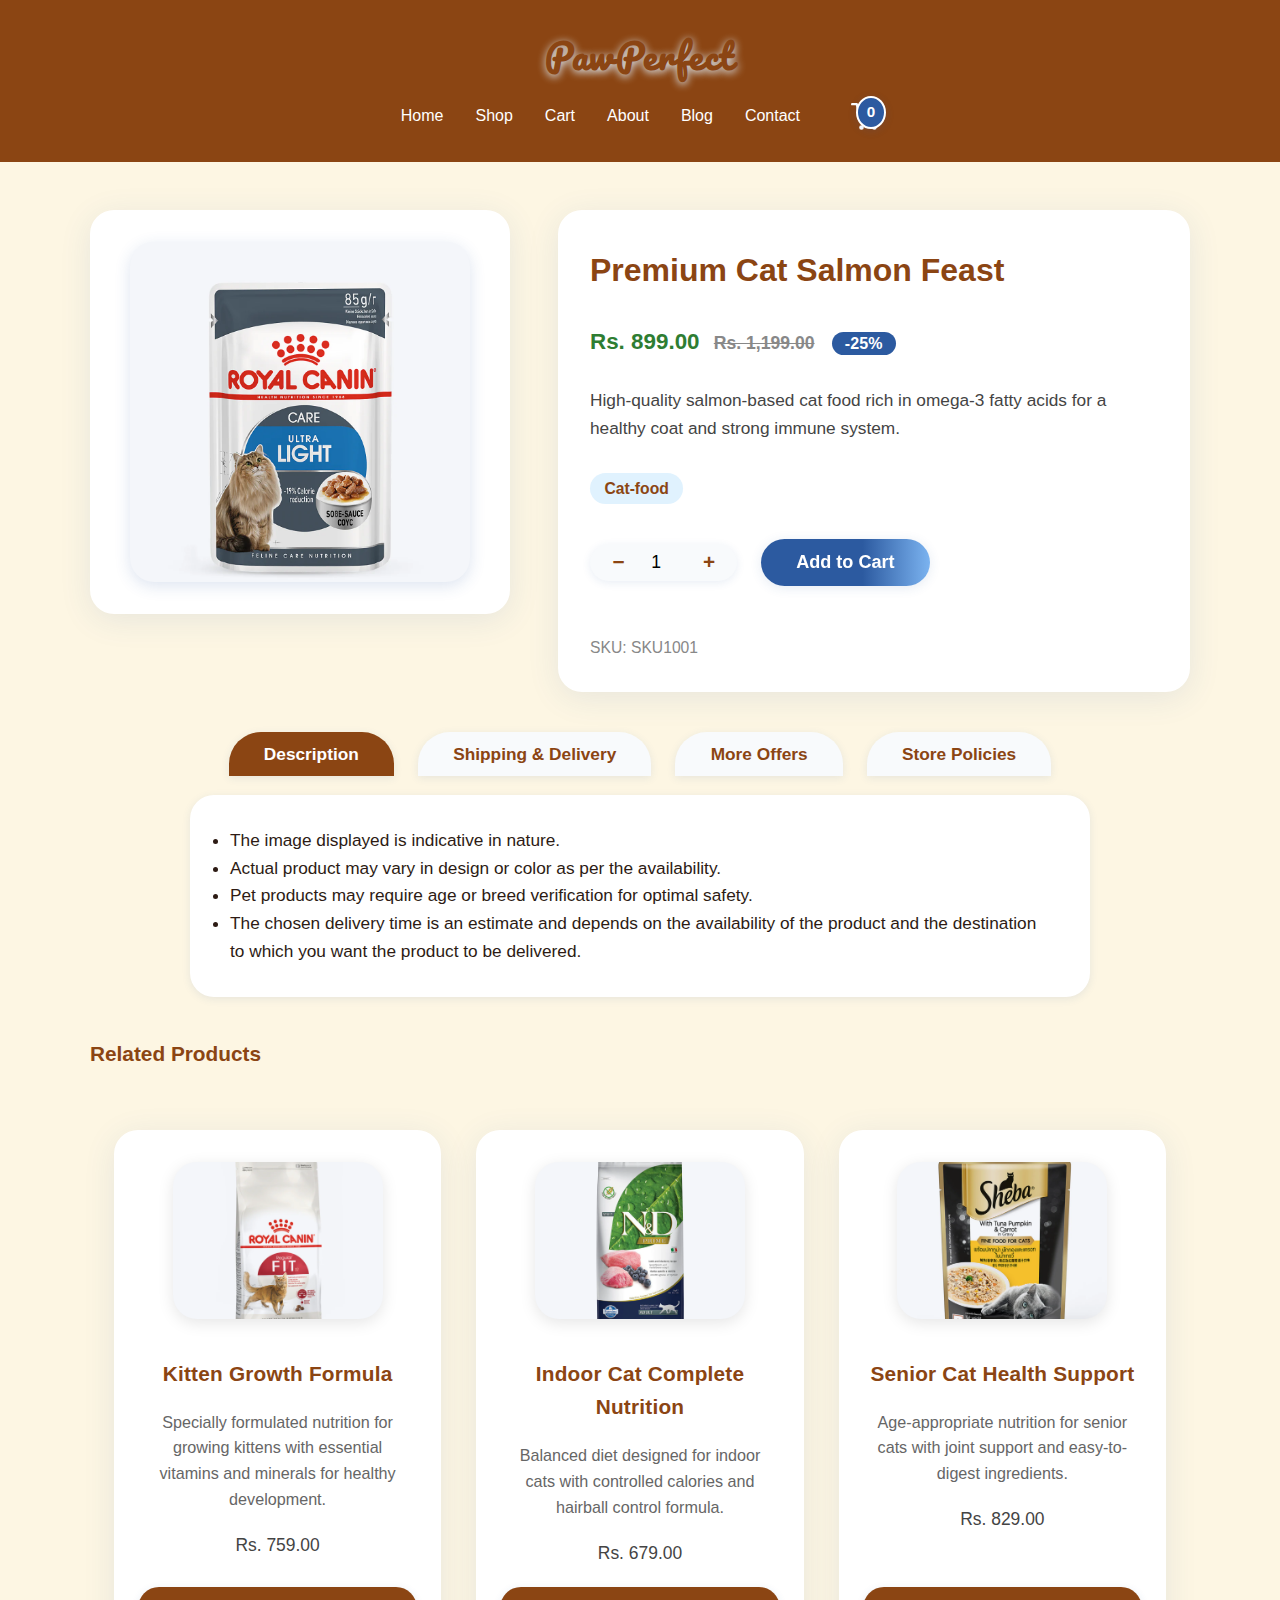
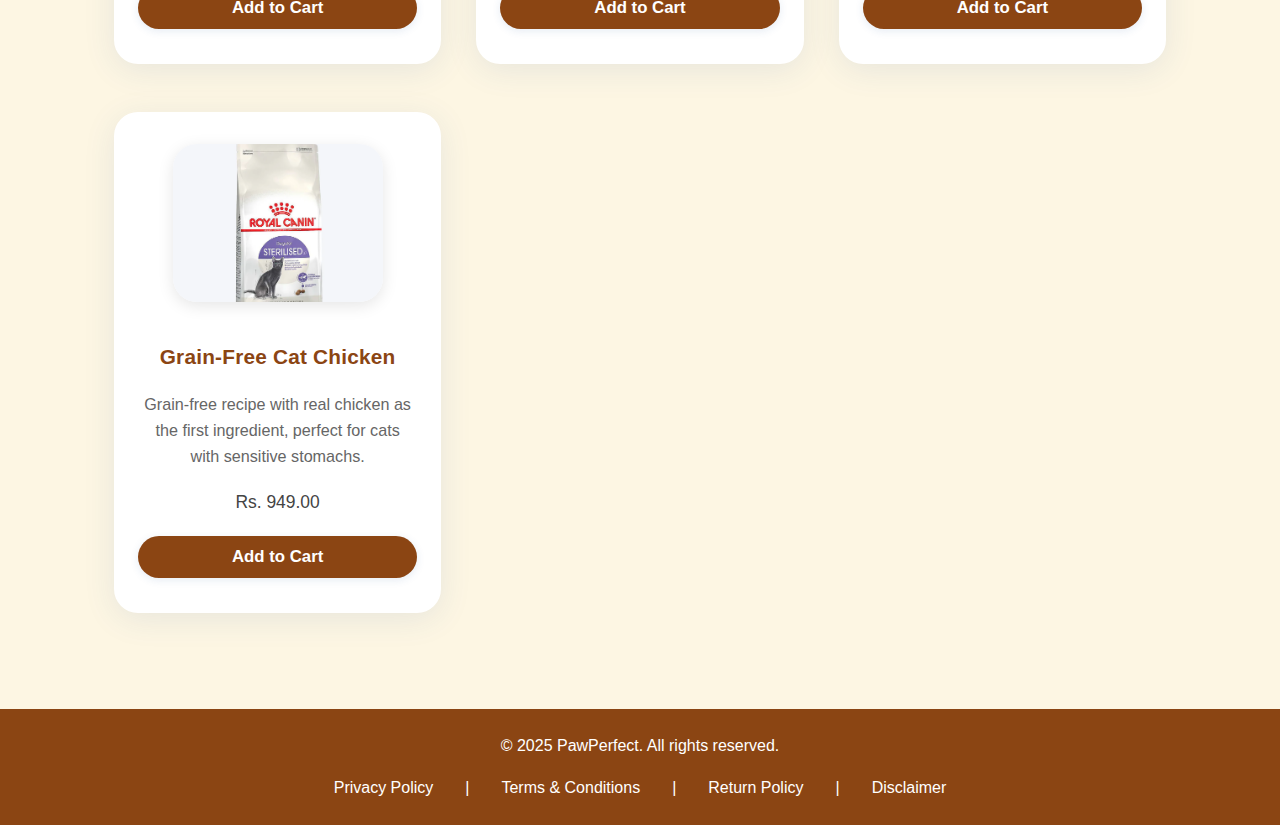
<file: product-detail.html>
<!DOCTYPE html>
<html lang="en">
<head>
  <meta charset="UTF-8">
  <meta name="viewport" content="width=device-width, initial-scale=1.0">
  <meta name="description" content="Product details - PawPerfect Pet Supplies">
  <title>Product Details | PawPerfect</title>
  <link rel="stylesheet" href="css/style.css">
</head>
<body>
  <header>
    <h1 class="brand-logo">PawPerfect</h1>
    <nav>
      <a href="index.html">Home</a>
      <a href="products.html">Shop</a>
      <a href="cart.html">Cart</a>
      <a href="about.html">About</a>
      <a href="blog.html">Blog</a>
      <a href="contact.html">Contact</a>
      <a href="cart.html" id="cart-nav-link" class="cart-icon-link" style="position:relative;">
        <svg width="28" height="28" viewBox="0 0 24 24" fill="none" stroke="#fff" stroke-width="2" stroke-linecap="round" stroke-linejoin="round"><circle cx="9" cy="21" r="1"/><circle cx="20" cy="21" r="1"/><path d="M1 1h4l2.68 13.39a2 2 0 0 0 2 1.61h7.72a2 2 0 0 0 2-1.61L23 6H6"/></svg>
        <span id="cart-count-badge" class="cart-count-badge">0</span>
      </a>
    </nav>
  </header>
  <main>
    <div class="product-detail-container">
      <div class="product-detail-image">
        <img id="detail-image" src="" alt="Product Image">
      </div>
      <div class="product-detail-info">
        <h2 id="detail-name">Product Name</h2>
        <div class="product-detail-price">
          <span id="detail-price">Rs. 0.00</span>
        </div>
        <div id="detail-desc" class="product-detail-desc">Product description goes here.</div>
        <div class="product-detail-tags" id="detail-categories"></div>
        <div class="product-detail-actions">
          <div class="quantity-selector">
            <button id="qty-minus" class="qty-btn">−</button>
            <input type="number" id="qty-input" value="1" min="1">
            <button id="qty-plus" class="qty-btn">+</button>
          </div>
          <button id="add-to-cart" class="btn btn-lg">Add to Cart</button>
        </div>
        <div class="product-detail-meta">
          <div>SKU: <span id="detail-sku">SKU123</span></div>
        </div>
      </div>
    </div>
    <div class="product-detail-tabs">
      <button class="tab-btn active" data-tab="desc">Description</button>
      <button class="tab-btn" data-tab="shipping">Shipping & Delivery</button>
      <button class="tab-btn" data-tab="offers">More Offers</button>
      <button class="tab-btn" data-tab="policies">Store Policies</button>
    </div>
    <div class="product-tab-content" id="tab-desc">
      <ul>
        <li>The image displayed is indicative in nature.</li>
        <li>Actual product may vary in design or color as per the availability.</li>
        <li>Pet products may require age or breed verification for optimal safety.</li>
        <li>The chosen delivery time is an estimate and depends on the availability of the product and the destination to which you want the product to be delivered.</li>
      </ul>
    </div>
    <div class="product-tab-content" id="tab-shipping" style="display:none;">
      <p>We offer same-day and next-day delivery in select locations. Delivery charges may apply based on your area.</p>
    </div>
    <div class="product-tab-content" id="tab-offers" style="display:none;">
      <p>Check back soon for special offers on this product!</p>
    </div>
    <div class="product-tab-content" id="tab-policies" style="display:none;">
      <p>Read our <a href="return.html">Return Policy</a> and <a href="privacy.html">Privacy Policy</a> for more information.</p>
    </div>
    <section class="related-products-section">
      <h3>Related Products</h3>
      <div id="related-products" class="product-grid"></div>
    </section>
  </main>
  <footer>
    <p>&copy; 2025 PawPerfect. All rights reserved.</p>
    <nav>
      <a href="privacy.html">Privacy Policy</a> |
      <a href="terms.html">Terms & Conditions</a> |
      <a href="return.html">Return Policy</a> |
      <a href="disclaimer.html">Disclaimer</a>
    </nav>
  </footer>
  <script src="js/product-data.js"></script>
  <script src="js/product-detail.js"></script>
  <script src="js/main.js"></script>
</body>
</html>
</file>
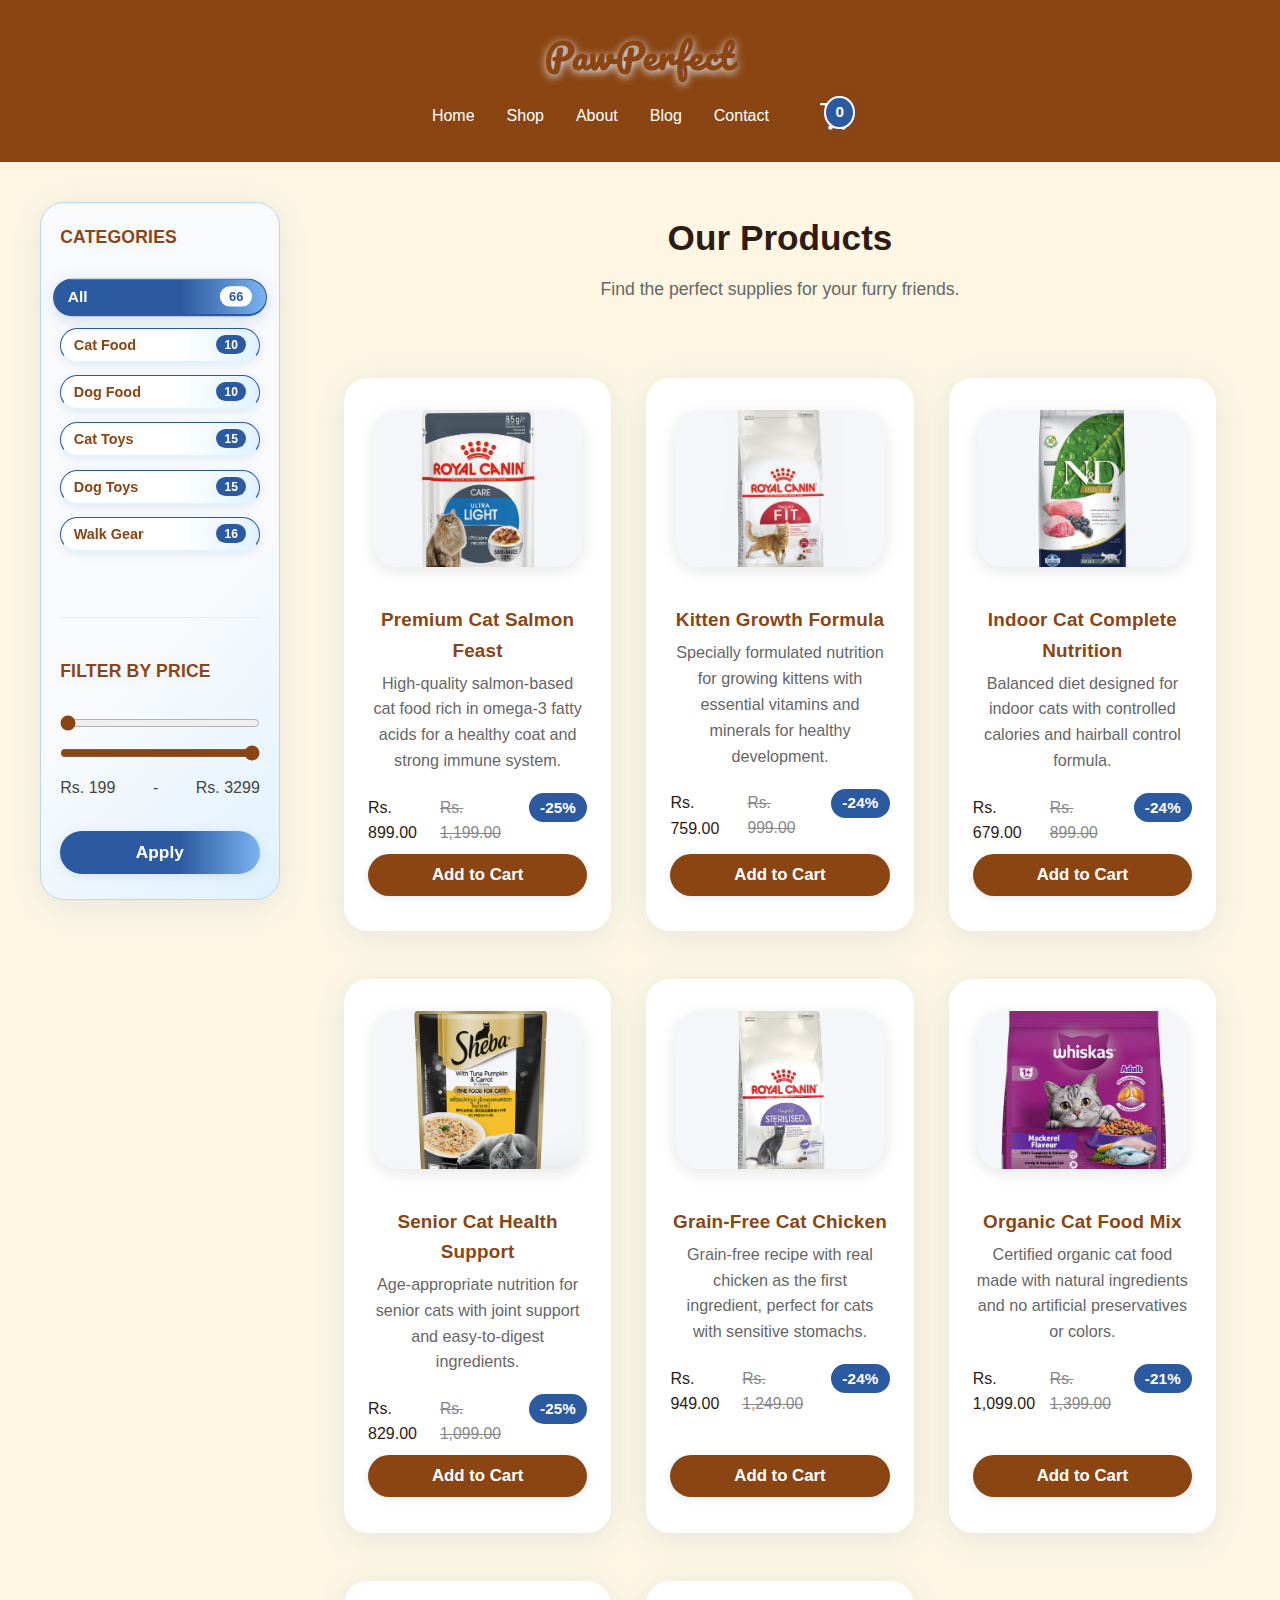
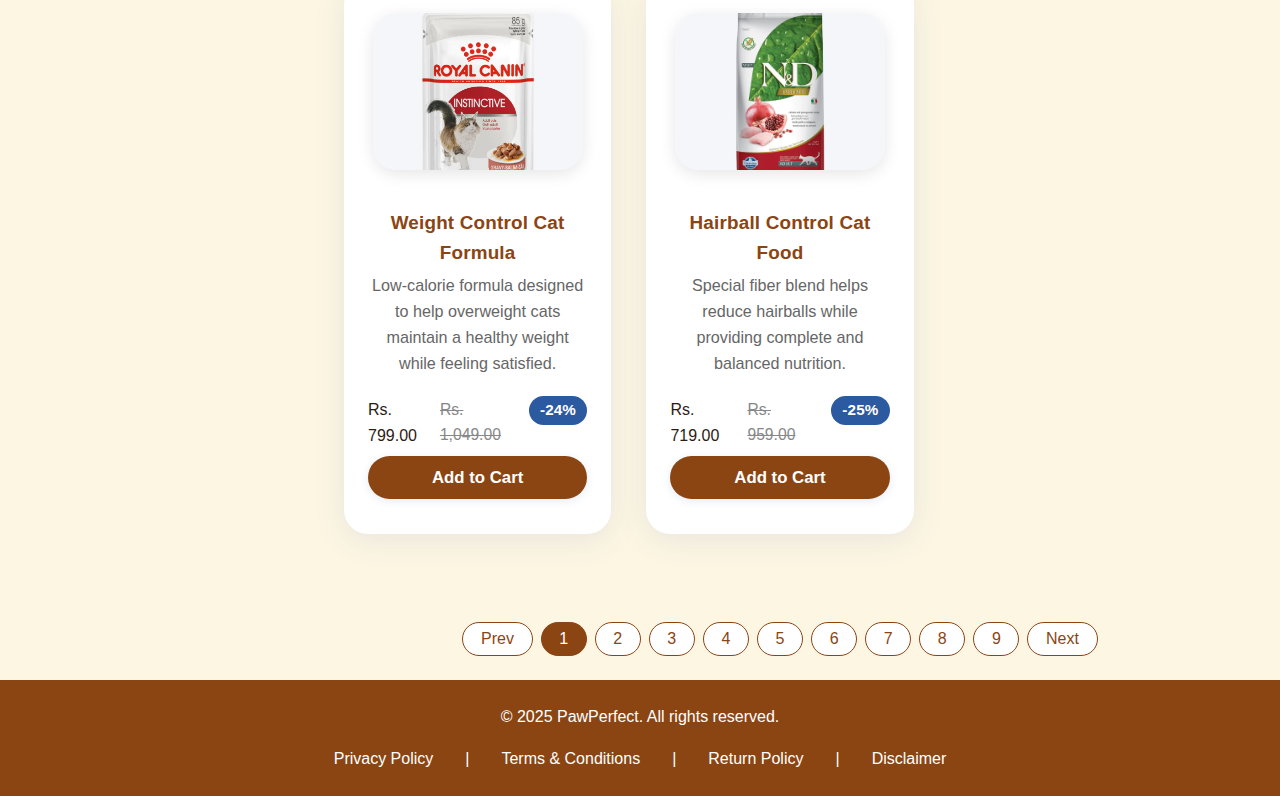
<file: products.html>
<!DOCTYPE html>
<html lang="en">
<head>
    <meta charset="UTF-8">
    <meta name="viewport" content="width=device-width, initial-scale=1.0">
    <meta name="description" content="Shop our wide selection of pet food, toys, and accessories for cats and dogs.">
    <title>PawPerfect | All Products</title>
    <link rel="stylesheet" href="css/style.css">
</head>
<body>
    <!-- Header & Navigation -->
    <header>
        <h1 class="brand-logo">PawPerfect</h1>
        <nav>
            <a href="index.html">Home</a>
            <a href="products.html">Shop</a>
            <a href="about.html">About</a>
            <a href="blog.html">Blog</a>
            <a href="contact.html">Contact</a>
            <a href="cart.html" id="cart-nav-link" class="cart-icon-link" style="position:relative;">
                <svg width="28" height="28" viewBox="0 0 24 24" fill="none" stroke="#fff" stroke-width="2" stroke-linecap="round" stroke-linejoin="round"><circle cx="9" cy="21" r="1"/><circle cx="20" cy="21" r="1"/><path d="M1 1h4l2.68 13.39a2 2 0 0 0 2 1.61h7.72a2 2 0 0 0 2-1.61L23 6H6"/></svg>
                <span id="cart-count-badge" class="cart-count-badge">0</span>
            </a>
        </nav>
    </header>

    <main style="display: flex; gap: 2.5rem; max-width: 1200px; margin: 0 auto;">
        <!-- Sidebar Filters -->
        <aside class="filter-sidebar">
            <div class="filter-card">
                <h3 class="filter-title">Categories</h3>
                <div id="category-buttons" class="category-btn-group">
                    <button class="category-btn" data-category="all">All</button>
                    <button class="category-btn" data-category="cat-food">Cat Food</button>
                    <button class="category-btn" data-category="dog-food">Dog Food</button>
                    <button class="category-btn" data-category="cat-toys">Cat Toys</button>
                    <button class="category-btn" data-category="dog-toys">Dog Toys</button>
                    <button class="category-btn" data-category="walk-gear">Walk Gear</button>
                </div>
                <hr style="margin: 2rem 0 1.5rem 0; border: none; border-top: 1px solid #eee;">
                <h3 class="filter-title">Filter by Price</h3>
                <div class="price-filter-group">
                    <input type="range" id="price-min" min="199" max="3299" value="199">
                    <input type="range" id="price-max" min="199" max="3299" value="3299">
                    <div class="price-values">
                        <span id="min-price-label">Rs. 199</span> - <span id="max-price-label">Rs. 3299</span>
                    </div>
                    <button id="apply-price-filter" class="btn" style="margin-top: 1rem;">Apply</button>
                </div>
            </div>
        </aside>
        <!-- Main Product Grid -->
        <section style="flex: 1;">
            <section class="section-title">
                <h2>Our Products</h2>
                <p>Find the perfect supplies for your furry friends.</p>
            </section>
            <section id="product-grid-main" class="product-grid">
                <!-- Products will be dynamically inserted here by products.js -->
            </section>
            <div id="pagination" class="pagination"></div>
        </section>
    </main>

    <!-- Footer -->
    <footer>
        <p>&copy; 2025 PawPerfect. All rights reserved.</p>
        <nav>
            <a href="privacy.html">Privacy Policy</a> |
            <a href="terms.html">Terms & Conditions</a> |
            <a href="return.html">Return Policy</a> |
            <a href="disclaimer.html">Disclaimer</a>
        </nav>
    </footer>

    <script src="js/product-data.js"></script>
    <script src="js/products.js"></script>
</body>
</html>
</file>
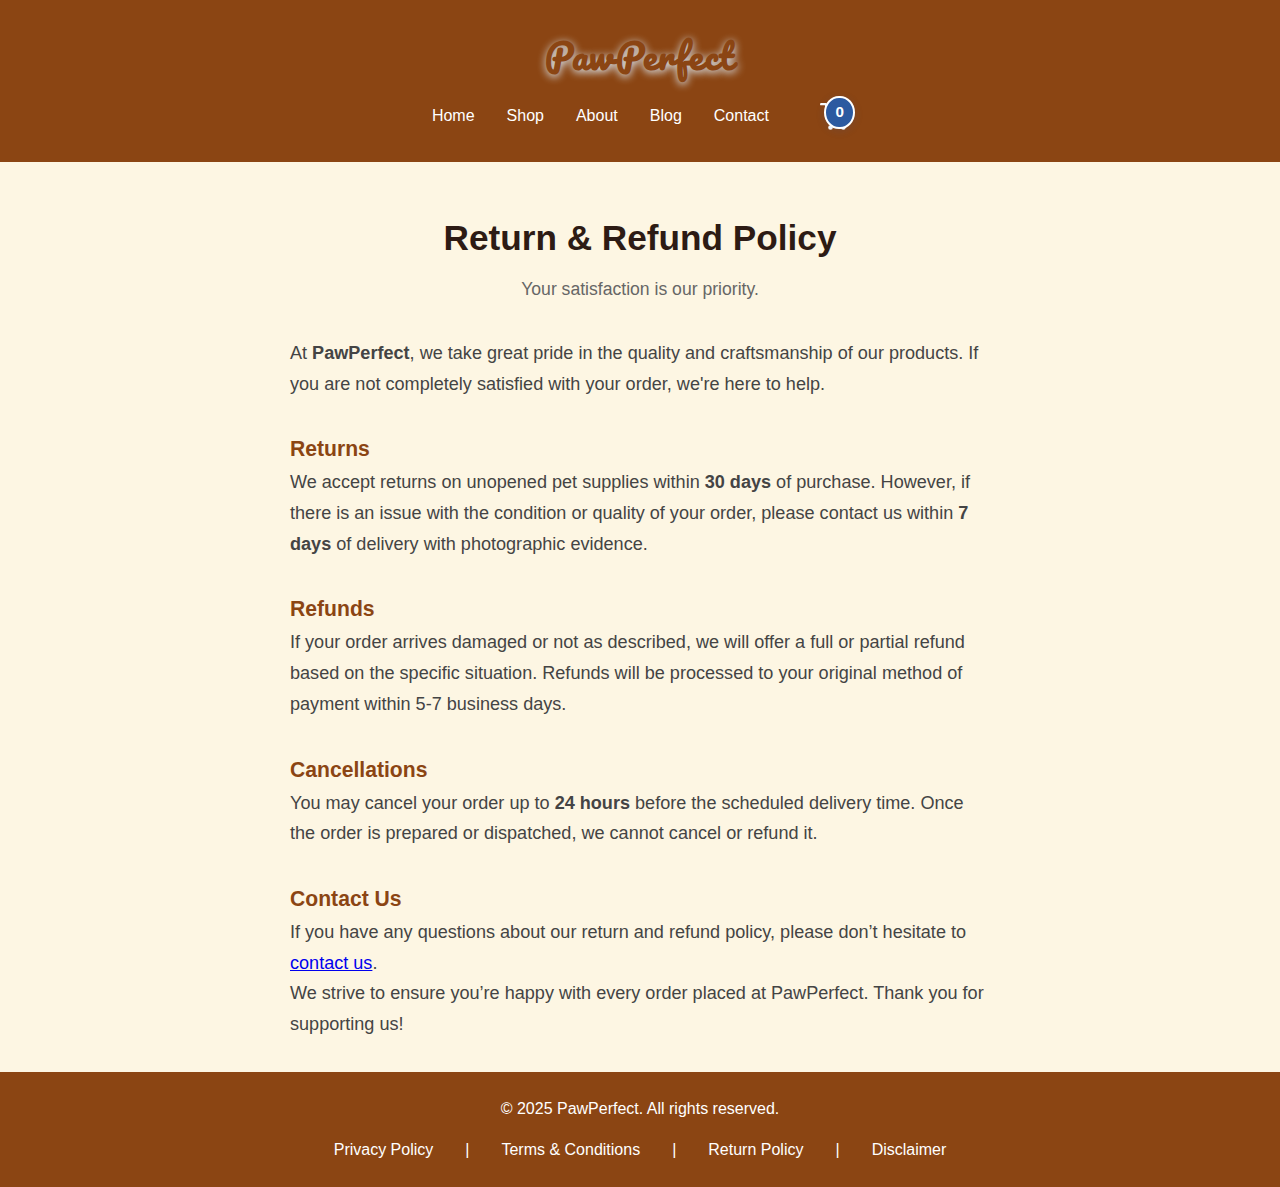
<file: return.html>
<!DOCTYPE html>
<html lang="en">
<head>
  <meta charset="UTF-8">
  <meta name="viewport" content="width=device-width, initial-scale=1.0" />
  <meta name="description" content="Return and Refund Policy of PawPerfect" />
  <title>Return Policy | PawPerfect</title>
  <link rel="stylesheet" href="css/style.css">
</head>
<body>
  <header>
    <h1 class="brand-logo">PawPerfect</h1>
    <nav>
      <a href="index.html">Home</a>
      <a href="products.html">Shop</a>
      <a href="about.html">About</a>
      <a href="blog.html">Blog</a>
      <a href="contact.html">Contact</a>
      <a href="cart.html" id="cart-nav-link" class="cart-icon-link" style="position:relative;">
        <svg width="28" height="28" viewBox="0 0 24 24" fill="none" stroke="#fff" stroke-width="2" stroke-linecap="round" stroke-linejoin="round"><circle cx="9" cy="21" r="1"/><circle cx="20" cy="21" r="1"/><path d="M1 1h4l2.68 13.39a2 2 0 0 0 2 1.61h7.72a2 2 0 0 0 2-1.61L23 6H6"/></svg>
        <span id="cart-count-badge" class="cart-count-badge">0</span>
      </a>
    </nav>
  </header>

 <main>
    <section class="section-content">
      <section class="section-title">
        <h2>Return & Refund Policy</h2>
        <p>Your satisfaction is our priority.</p>
      </section>
      <article style="max-width:700px;margin:0 auto;font-size:1.13rem;line-height:1.7;color:#444;">
        <p>At <strong>PawPerfect</strong>, we take great pride in the quality and craftsmanship of our products. If you are not completely satisfied with your order, we're here to help.</p>

        <h3 style="color:var(--primary);margin-top:2rem;">Returns</h3>
        <p>We accept returns on unopened pet supplies within <strong>30 days</strong> of purchase. However, if there is an issue with the condition or quality of your order, please contact us within <strong>7 days</strong> of delivery with photographic evidence.</p>

        <h3 style="color:var(--primary);margin-top:2rem;">Refunds</h3>
        <p>If your order arrives damaged or not as described, we will offer a full or partial refund based on the specific situation. Refunds will be processed to your original method of payment within 5-7 business days.</p>

        <h3 style="color:var(--primary);margin-top:2rem;">Cancellations</h3>
        <p>You may cancel your order up to <strong>24 hours</strong> before the scheduled delivery time. Once the order is prepared or dispatched, we cannot cancel or refund it.</p>

        <h3 style="color:var(--primary);margin-top:2rem;">Contact Us</h3>
        <p>If you have any questions about our return and refund policy, please don’t hesitate to <a href="contact.html">contact us</a>.</p>

        <p style="margin-bottom:2rem;">We strive to ensure you’re happy with every order placed at PawPerfect. Thank you for supporting us!</p>
      </article>
    </section>
  </main>


 <footer>
    <p>&copy; 2025 PawPerfect. All rights reserved.</p>
    <nav>
      <a href="privacy.html">Privacy Policy</a> |
      <a href="terms.html">Terms & Conditions</a> |
      <a href="return.html">Return Policy</a> |
      <a href="disclaimer.html">Disclaimer</a>
    </nav>
  </footer>
  <script src="js/main.js"></script>
</body>
</html>
</file>
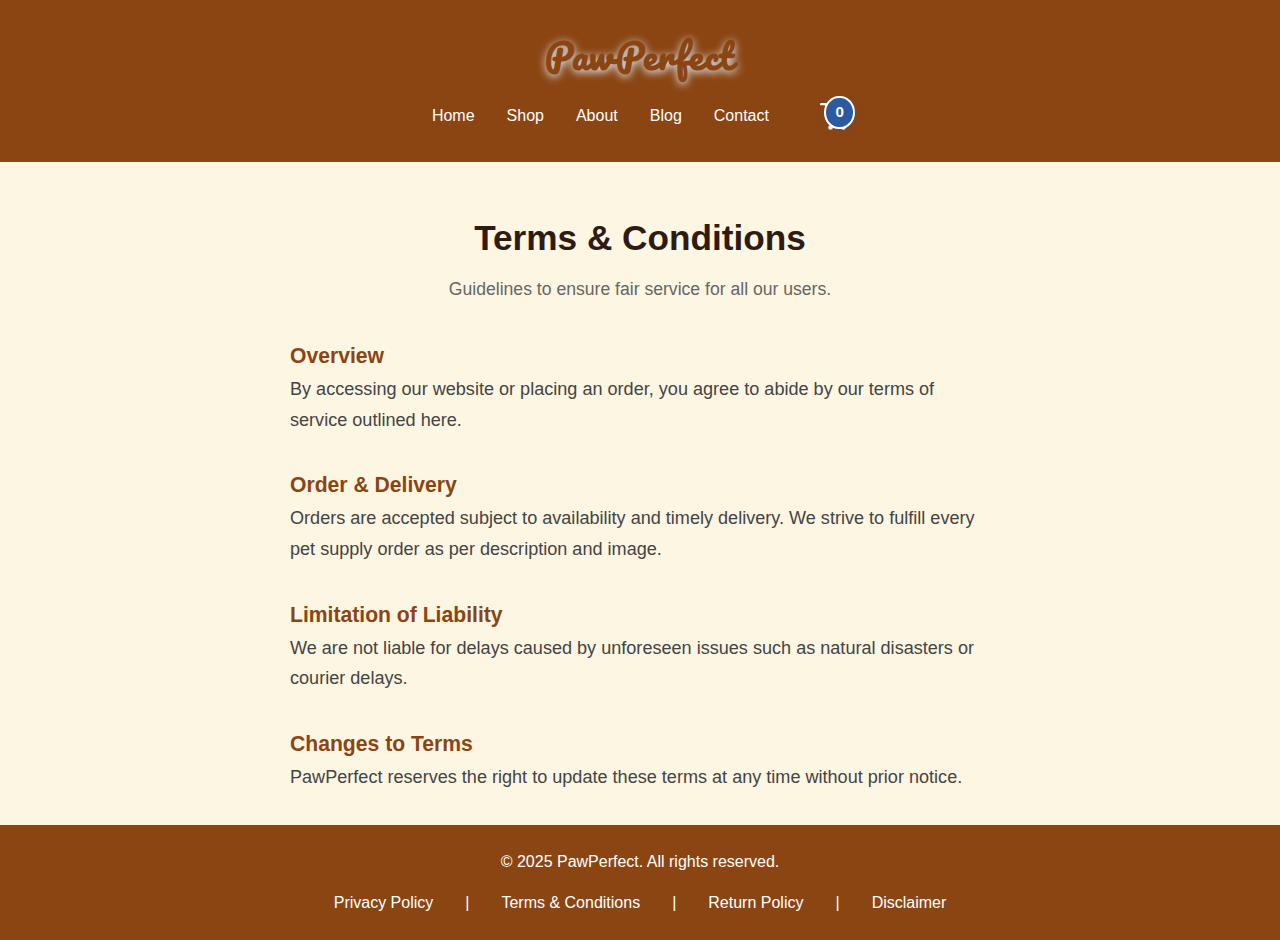
<file: terms.html>
<!DOCTYPE html>
<html lang="en">
<head>
  <meta charset="UTF-8">
  <meta name="viewport" content="width=device-width, initial-scale=1.0">
  <meta name="description" content="Terms and Conditions of PawPerfect">
  <title>Terms & Conditions | PawPerfect</title>
  <link rel="stylesheet" href="css/style.css">
</head>
<body>
  <header>
    <h1 class="brand-logo">PawPerfect</h1>
    <nav>
      <a href="index.html">Home</a>
      <a href="products.html">Shop</a>
      <a href="about.html">About</a>
      <a href="blog.html">Blog</a>
      <a href="contact.html">Contact</a>
      <a href="cart.html" id="cart-nav-link" class="cart-icon-link" style="position:relative;">
        <svg width="28" height="28" viewBox="0 0 24 24" fill="none" stroke="#fff" stroke-width="2" stroke-linecap="round" stroke-linejoin="round"><circle cx="9" cy="21" r="1"/><circle cx="20" cy="21" r="1"/><path d="M1 1h4l2.68 13.39a2 2 0 0 0 2 1.61h7.72a2 2 0 0 0 2-1.61L23 6H6"/></svg>
        <span id="cart-count-badge" class="cart-count-badge">0</span>
      </a>
    </nav>
  </header>

<!-- Same header & footer structure as above -->
<main>
  <section class="section-content">
    <section class="section-title">
      <h2>Terms & Conditions</h2>
      <p>Guidelines to ensure fair service for all our users.</p>
    </section>
    <article style="max-width:700px;margin:0 auto;font-size:1.13rem;line-height:1.7;color:#444;">
      <h3 style="color:var(--primary);margin-top:2rem;">Overview</h3>
      <p>By accessing our website or placing an order, you agree to abide by our terms of service outlined here.</p>

      <h3 style="color:var(--primary);margin-top:2rem;">Order & Delivery</h3>
      <p>Orders are accepted subject to availability and timely delivery. We strive to fulfill every pet supply order as per description and image.</p>

      <h3 style="color:var(--primary);margin-top:2rem;">Limitation of Liability</h3>
      <p>We are not liable for delays caused by unforeseen issues such as natural disasters or courier delays.</p>

      <h3 style="color:var(--primary);margin-top:2rem;">Changes to Terms</h3>
      <p style="margin-bottom:2rem;">PawPerfect reserves the right to update these terms at any time without prior notice.</p>
    </article>
  </section>
</main>



 <footer>
    <p>&copy; 2025 PawPerfect. All rights reserved.</p>
    <nav>
      <a href="privacy.html">Privacy Policy</a> |
      <a href="terms.html">Terms & Conditions</a> |
      <a href="return.html">Return Policy</a> |
      <a href="disclaimer.html">Disclaimer</a>
    </nav>
  </footer>
  <script src="js/main.js"></script>
</body>
</html>
</file>
<file: css/style.css>
/*
  Main Stylesheet for PawPerfect Pet Shop
  Author: Your Name
  Description: Base styles, variables, and homepage grid
*/
@import url('https://fonts.googleapis.com/css2?family=Pacifico&display=swap');
:root {
  --primary: #8B4513;
  --secondary: #FDF6E3;
  --accent: #FF6B35;
  --text: #2D1B14;
  --bg: #fff;
  --radius: 1.5rem;
  --radius-img: 1.5rem;
  --section-max-width: 1100px;
  --section-padding: 2.5rem 1rem 2.5rem 1rem;
  --shadow: 0 4px 24px rgba(139,69,19,0.12);
}
* {
  box-sizing: border-box;
  margin: 0;
  padding: 0;
}
body {
  font-family: 'Segoe UI', Arial, sans-serif;
  background: var(--secondary);
  color: var(--text);
  line-height: 1.6;
}
header, footer {
  background: var(--primary);
  color: #fff;
  padding: 1.5rem 0;
  text-align: center;
}
nav {
  display: flex;
  justify-content: center;
  gap: 2rem;
  margin-top: 1rem;
}
nav a {
  color: #fff;
  text-decoration: none;
  font-weight: 500;
  transition: color 0.2s;
}
nav a:hover {
  color: var(--accent);
}
.main-hero {
  padding: 2rem 1rem 1rem 1rem;
  text-align: center;
  background: var(--bg);
}
.product-grid {
  display: grid;
  grid-template-columns: repeat(auto-fit, minmax(260px, 1fr));
  gap: 2.5rem 2.2rem;
  max-width: var(--section-max-width);
  margin: 0 auto 2.5rem auto;
  padding: 2.5rem 1.5rem 2.5rem 1.5rem;
}
.product-card {
  background: #fff;
  border-radius: var(--radius);
  box-shadow: 0 6px 32px rgba(44,90,160,0.10);
  overflow: hidden;
  display: flex;
  flex-direction: column;
  align-items: center;
  padding: 2rem 1.5rem 2.2rem 1.5rem;
  transition: transform 0.18s, box-shadow 0.18s;
  min-height: 390px;
  position: relative;
  margin-bottom: 0.5rem;
}
.product-card:hover {
  transform: translateY(-10px) scale(1.035);
  box-shadow: 0 12px 36px rgba(44,90,160,0.18);
}
.product-card img {
  width: 100%;
  max-width: 210px;
  aspect-ratio: 4/3;
  object-fit: cover;
  border-radius: var(--radius-img);
  margin-bottom: 1.2rem;
  box-shadow: 0 4px 16px rgba(0,0,0,0.10);
  background: #fff;
  transition: box-shadow 0.2s, transform 0.2s;
}
.product-card a, .product-card a:visited, .product-card a:active {
  text-decoration: none;
  color: inherit;
}
.product-card h3 {
  margin: 0.7rem 0 0.3rem 0;
  font-size: 1.18rem;
  font-weight: 700;
  text-align: center;
  color: var(--primary);
  letter-spacing: 0.01em;
  text-decoration: none;
}
.product-card .product-desc {
  color: #666;
  font-size: 1.01rem;
  margin-bottom: 1.2rem;
  text-align: center;
  min-height: 2.6em;
  padding: 0 0.2rem;
}
.product-card p {
  color: #444;
  font-size: 1.09rem;
  margin-bottom: 1.2rem;
  text-align: center;
  font-weight: 500;
}
.product-card .btn {
  margin-top: auto;
  width: 100%;
  background: var(--primary);
  color: #fff;
  border: none;
  border-radius: 2rem;
  padding: 0.7rem 0;
  font-size: 1.05rem;
  font-weight: 600;
  cursor: pointer;
  transition: background 0.2s, transform 0.2s;
  box-shadow: 0 2px 8px rgba(44,90,160,0.12);
}
.product-card .btn:hover {
  background: var(--accent);
  transform: scale(1.04);
}

/* Pagination Controls */
.pagination {
  display: flex;
  justify-content: center;
  align-items: center;
  gap: 0.5rem;
  margin: 2.5rem 0 1.5rem 0;
}
.pagination-btn {
  background: #fff;
  border: 1.5px solid var(--primary);
  color: var(--primary);
  border-radius: 1.2rem;
  padding: 0.45rem 1.1rem;
  font-size: 1rem;
  font-weight: 500;
  cursor: pointer;
  transition: background 0.18s, color 0.18s, border 0.18s;
}
.pagination-btn.active, .pagination-btn:hover {
  background: var(--primary);
  color: #fff;
  border-color: var(--primary);
}

/* Carousel Styles */
.carousel-container {
  overflow: hidden;
  position: relative;
  width: 100%;
  max-width: 1100px;
  margin: 2rem auto 2.5rem auto;
  border-radius: var(--radius-img);
  box-shadow: var(--shadow);
  background: var(--bg);
  min-height: 320px;
}
.carousel-slide {
  display: flex;
  transition: transform 0.7s cubic-bezier(.77,0,.18,1);
}
.carousel-item {
  min-width: 100%;
  box-sizing: border-box;
  display: flex;
  align-items: center;
  justify-content: center;
}
.carousel-item img {
  width: 100%;
  height: 320px;
  object-fit: cover;
  border-radius: var(--radius-img);
  box-shadow: var(--shadow);
  transition: box-shadow 0.3s;
}
@media (max-width: 700px) {
  .carousel-container {
    min-height: 200px;
    margin: 1rem 0.5rem 1.5rem 0.5rem;
  }
  .carousel-item img {
    height: 200px;
  }
}

/* Additional mobile carousel adjustments */
@media (max-width: 480px) {
  .carousel-container {
    margin: 0.5rem 0.25rem;
    min-height: 160px;
    border-radius: 0.8rem;
  }
  .carousel-item img {
    height: 160px;
    border-radius: 0.8rem;
  }
}

@media (max-width: 320px) {
  .carousel-container {
    margin: 0.25rem;
    min-height: 140px;
    border-radius: 0.6rem;
  }
  .carousel-item img {
    height: 140px;
    border-radius: 0.6rem;
  }
}

/* Services Section (Below Carousel) */
.services-grid {
  display: flex;
  flex-wrap: wrap;
  justify-content: center;
  gap: 2.5rem;
  background: none;
  max-width: var(--section-max-width);
  margin: 0 auto;
  padding: var(--section-padding);
}
.service-card {
  display: flex;
  flex-direction: column;
  align-items: center;
  background: none;
  box-shadow: none;
  border-radius: none;
  text-decoration: none;
  color: var(--text);
  transition: transform 0.18s, box-shadow 0.18s;
  width: 140px;
}
.service-card img {
  width: 140px;
  height: 90px;
  border-radius: var(--radius-img);
  object-fit: cover;
  box-shadow: var(--shadow);
  margin-bottom: 1rem;
  background: #fff;
  transition: box-shadow 0.2s, transform 0.2s;
}
.service-card:hover img {
  box-shadow: 0 8px 32px rgba(44,90,160,0.16);
  transform: scale(1.07);
}
.service-card h3 {
  font-size: 1.08rem;
  font-weight: 500;
  margin-top: 0.2rem;
  letter-spacing: 0.01em;
}

/* Section Title Helper */
.section-title {
  text-align: center;
  margin: 3rem 0 2.2rem 0;
  max-width: var(--section-max-width);
  margin-left: auto;
  margin-right: auto;
}
.section-title h2 {
  font-size: 2.2rem;
  margin-bottom: 0.5rem;
  font-weight: 600;
}
.section-title p {
  color: #666;
  font-size: 1.1rem;
}

/* Occasions Section */
.occasions-grid {
  display: flex;
  flex-wrap: wrap;
  justify-content: center;
  gap: 2.5rem;
  max-width: var(--section-max-width);
  margin: 0 auto;
  padding: var(--section-padding);
}
.occasion-card {
  text-align: center;
  text-decoration: none;
  color: var(--text);
  width: 180px;
  display: flex;
  flex-direction: column;
  align-items: center;
}
.occasion-card img {
  width: 170px;
  height: 120px;
  border-radius: var(--radius-img);
  object-fit: cover;
  box-shadow: var(--shadow);
  transition: transform 0.3s, box-shadow 0.3s;
}
.occasion-card img:hover {
  transform: scale(1.08);
  box-shadow: 0 6px 20px rgba(0,0,0,0.15);
}
.occasion-card h3 {
  margin-top: 1rem;
  font-size: 1.18rem;
  font-weight: 500;
}

/* Testimonials Section */
.testimonials {
  background: var(--secondary);
  padding: 3.5rem 1rem 3rem 1rem;
  text-align: center;
}
.testimonials-list {
  display: flex;
  flex-wrap: wrap;
  gap: 2rem;
  justify-content: center;
  margin-top: 2rem;
}
.testimonial-card {
  background: #fff;
  border-radius: 2rem;
  box-shadow: var(--shadow);
  max-width: 340px;
  padding: 2rem 1.2rem 1.5rem 1.2rem;
  margin: 0 auto;
  text-align: left;
  position: relative;
  min-height: 180px;
}
.testimonial-card blockquote {
  font-size: 1.13rem;
  font-style: italic;
  color: #555;
  margin-bottom: 1.2rem;
  border-left: 4px solid var(--primary);
  padding-left: 1.2rem;
  line-height: 1.7;
  background: none;
}
.testimonial-card cite {
  font-weight: bold;
  color: var(--primary);
  display: block;
  margin-top: 0.5rem;
  font-style: normal;
  text-align: right;
}

/* Blog Section */
.blog-grid {
  display: grid;
  grid-template-columns: repeat(auto-fit, minmax(300px, 1fr));
  gap: 2rem;
  padding: 2rem 1rem 3rem 1rem;
}
.blog-card {
  background: #fff;
  border-radius: var(--radius);
  box-shadow: var(--shadow);
  overflow: hidden;
  display: flex;
  flex-direction: column;
  transition: transform 0.2s, box-shadow 0.2s;
}
.blog-card:hover {
  transform: translateY(-5px);
  box-shadow: 0 4px 15px rgba(0,0,0,0.1);
}
.blog-card img {
  width: 100%;
  height: 200px;
  object-fit: cover;
  border-radius: var(--radius-img) var(--radius-img) 0 0;
}
.blog-card-content {
  padding: 1.5rem;
  flex-grow: 1;
  display: flex;
  flex-direction: column;
}
.blog-card-content h3 {
  font-size: 1.2rem;
  margin-bottom: 0.5rem;
}
.blog-card-content p {
  color: #666;
  margin-bottom: 1rem;
  flex-grow: 1;
}
.blog-card-content .btn {
  margin-bottom: 0;
  align-self: flex-start;
}

/* Filter Controls */
.filter-controls {
  padding: 1rem 2rem;
  background: var(--bg);
  margin-bottom: 2rem;
  display: flex;
  justify-content: center;
  gap: 2rem;
  align-items: center;
  border-radius: var(--radius);
  box-shadow: var(--shadow);
  max-width: 500px;
  margin-left: auto;
  margin-right: auto;
}
.filter-group label {
  font-weight: 500;
  margin-right: 1rem;
}
.filter-group select {
  padding: 0.5rem 1rem;
  border-radius: 0.5rem;
  border: 1px solid #ddd;
  font-size: 1rem;
}

/* Sidebar Filter Styles */
.filter-sidebar {
  min-width: 240px;
  max-width: 280px;
  margin-top: 2.5rem;
}
.filter-card {
  background: linear-gradient(135deg, #f8fafc 60%, #e0f2fe 100%);
  border-radius: var(--radius);
  box-shadow: 0 6px 32px rgba(44,90,160,0.10);
  border: 1.5px solid #b3d9f2;
  padding: 1.5rem 1.2rem;
  display: flex;
  flex-direction: column;
  gap: 1.2rem;
  margin-bottom: 2rem;
}
.filter-title {
  font-size: 1.1rem;
  font-weight: 900;
  color: var(--primary);
  margin-bottom: 0.8rem;
  letter-spacing: 0.01em;
  text-shadow: 0 1px 0 #fff, 0 2px 8px #e0f2fe;
  text-transform: uppercase;
  line-height: 1.2;
}
.category-btn-group {
  display: flex;
  flex-direction: column;
  gap: 0.4rem;
  margin-bottom: 0.5rem;
}
.category-btn {
  background: linear-gradient(90deg, #fff 60%, #e0f2fe 100%);
  border: 1.5px solid #2c5aa0;
  color: var(--primary);
  border-radius: 1.8rem;
  padding: 0.4rem 0.8rem;
  font-size: 0.9rem;
  font-weight: 600;
  cursor: pointer;
  transition: background 0.25s cubic-bezier(.77,0,.18,1), color 0.18s, border 0.18s, box-shadow 0.18s, transform 0.18s;
  margin-bottom: 0.4rem;
  box-shadow: 0 2px 8px rgba(44,90,160,0.10);
  outline: none;
  border-bottom: 2.5px solid #e0f2fe;
  will-change: transform, box-shadow;
  display: flex;
  align-items: center;
  justify-content: space-between;
  min-width: 100%;
  text-align: left;
}
.category-btn.active, .category-btn:focus, .category-btn:hover {
  background: linear-gradient(90deg, #2c5aa0 60%, #7bb3f0 100%);
  color: #fff;
  border-color: #2c5aa0;
  box-shadow: 0 4px 16px rgba(44,90,160,0.16);
  transform: scale(1.07);
  z-index: 1;
}
.category-count {
  background: #2c5aa0;
  color: #fff;
  font-size: 0.75rem;
  font-weight: 700;
  border-radius: 0.9rem;
  padding: 0.15rem 0.5rem;
  margin-left: 0.4rem;
  min-width: 1.3rem;
  text-align: center;
}
.category-btn.active .category-count {
  background: #fff;
  color: #2c5aa0;
}
.price-filter-group {
  display: flex;
  flex-direction: column;
  gap: 0.7rem;
  align-items: stretch;
}
.price-filter-group input[type="range"] {
  width: 100%;
  accent-color: var(--primary);
  margin-bottom: 0.2rem;
}
.price-values {
  font-size: 1rem;
  color: #444;
  margin-bottom: 0.2rem;
  display: flex;
  justify-content: space-between;
}
#apply-price-filter.btn {
  width: 100%;
  border-radius: 2rem;
  background: linear-gradient(90deg, #2c5aa0 60%, #7bb3f0 100%);
  color: #fff;
  font-weight: 700;
  font-size: 1.08rem;
  box-shadow: 0 2px 12px rgba(44,90,160,0.12);
  border: none;
  margin-top: 1.2rem;
  padding: 0.7rem 0;
  transition: background 0.22s cubic-bezier(.77,0,.18,1), transform 0.18s, box-shadow 0.18s;
  outline: none;
  will-change: transform, box-shadow;
}
#apply-price-filter.btn:hover, #apply-price-filter.btn:focus {
  background: linear-gradient(90deg, #7bb3f0 0%, #2c5aa0 100%);
  color: #fff;
  transform: scale(1.04);
  box-shadow: 0 4px 18px rgba(44,90,160,0.20);
}

/* Product Detail Page */
.product-detail-container {
  display: flex;
  gap: 3rem;
  max-width: 1100px;
  margin: 3rem auto 2.5rem auto;
  align-items: flex-start;
  flex-wrap: wrap;
}
.product-detail-image {
  flex: 1 1 340px;
  max-width: 420px;
  background: #fff;
  border-radius: var(--radius-img);
  box-shadow: 0 6px 32px rgba(44,90,160,0.10);
  display: flex;
  align-items: center;
  justify-content: center;
  padding: 2rem 1.5rem;
}
.product-detail-image img {
  width: 100%;
  max-width: 340px;
  border-radius: var(--radius-img);
  box-shadow: 0 4px 16px rgba(44,90,160,0.16);
  object-fit: cover;
  background: #fff;
}
.product-detail-info {
  flex: 2 1 400px;
  background: #fff;
  border-radius: var(--radius);
  box-shadow: 0 6px 32px rgba(44,90,160,0.10);
  padding: 2.2rem 2rem 2rem 2rem;
  display: flex;
  flex-direction: column;
  gap: 1.2rem;
}
.product-detail-info h2 {
  font-size: 2rem;
  font-weight: 800;
  color: var(--primary);
  margin-bottom: 0.5rem;
}
.product-detail-price {
  font-size: 1.4rem;
  font-weight: 700;
  color: #2e7d32;
  margin-bottom: 0.5rem;
  display: flex;
  align-items: baseline;
  gap: 1rem;
}
.product-detail-price .original-price {
  color: #888;
  text-decoration: line-through;
  font-size: 1.1rem;
  margin-left: 0.5rem;
}
.product-detail-price .discount-badge {
  background: #2c5aa0;
  color: #fff;
  font-size: 1rem;
  font-weight: 700;
  border-radius: 1rem;
  padding: 0.2rem 0.8rem;
  margin-left: 0.7rem;
  letter-spacing: 0.01em;
}
.product-detail-desc {
  color: #444;
  font-size: 1.08rem;
  margin-bottom: 0.7rem;
}
.product-detail-tags {
  margin-bottom: 0.7rem;
}
.product-detail-tags span {
  display: inline-block;
  background: #e0f2fe;
  color: var(--primary);
  border-radius: 1.2rem;
  padding: 0.2rem 0.9rem;
  font-size: 0.98rem;
  font-weight: 600;
  margin-right: 0.5rem;
  margin-bottom: 0.3rem;
}
.product-detail-actions {
  display: flex;
  flex-wrap: wrap;
  gap: 1.2rem 1.5rem;
  align-items: center;
  margin-bottom: 1.2rem;
}
.quantity-selector {
  display: flex;
  align-items: center;
  background: #f8fafc;
  border-radius: 2rem;
  box-shadow: 0 2px 8px rgba(44,90,160,0.10);
  padding: 0.2rem 0.7rem;
  gap: 0.5rem;
}
.qty-btn {
  background: none;
  border: none;
  color: var(--primary);
  font-size: 1.3rem;
  font-weight: 700;
  padding: 0.2rem 0.7rem;
  border-radius: 50%;
  cursor: pointer;
  transition: background 0.18s;
}
.qty-btn:hover {
  background: #e0f2fe;
}
#qty-input {
  width: 2.5rem;
  text-align: center;
  font-size: 1.1rem;
  border: none;
  background: transparent;
  outline: none;
}
.btn-lg {
  font-size: 1.13rem;
  padding: 0.8rem 2.2rem;
  border-radius: 2rem;
  background: linear-gradient(90deg, #2c5aa0 60%, #7bb3f0 100%);
  color: #fff;
  font-weight: 700;
  box-shadow: 0 2px 12px rgba(44,90,160,0.12);
  border: none;
  transition: background 0.22s cubic-bezier(.77,0,.18,1), transform 0.18s, box-shadow 0.18s;
  will-change: transform, box-shadow;
}
.btn-lg:hover, .btn-lg:focus {
  background: linear-gradient(90deg, #7bb3f0 0%, #2c5aa0 100%);
  color: #fff;
  transform: scale(1.04);
  box-shadow: 0 4px 18px rgba(44,90,160,0.20);
}
.btn-outline {
  background: #fff;
  color: var(--primary);
  border: 1.5px solid var(--primary);
  border-radius: 2rem;
  font-weight: 700;
  font-size: 1.05rem;
  padding: 0.7rem 1.5rem;
  margin-left: 0.5rem;
  transition: background 0.18s, color 0.18s, border 0.18s;
}
.btn-outline:hover, .btn-outline:focus {
  background: var(--primary);
  color: #fff;
  border-color: var(--primary);
}
.btn-secondary {
  background: #00a8cc;
  color: #fff;
  border: none;
  border-radius: 2rem;
  font-weight: 700;
  font-size: 1.05rem;
  padding: 0.7rem 1.5rem;
  margin-left: 0.5rem;
  transition: background 0.18s, color 0.18s;
}
.btn-secondary:hover, .btn-secondary:focus {
  background: #0891b2;
  color: #fff;
}
.product-detail-meta {
  color: #888;
  font-size: 0.98rem;
  margin-top: 0.7rem;
}
.product-detail-tabs {
  display: flex;
  gap: 1.5rem;
  justify-content: center;
  margin: 2.5rem 0 1.2rem 0;
}
.tab-btn {
  background: #f8fafc;
  color: var(--primary);
  border: none;
  border-radius: 2rem 2rem 0 0;
  font-size: 1.08rem;
  font-weight: 700;
  padding: 0.7rem 2.2rem;
  cursor: pointer;
  transition: background 0.18s, color 0.18s;
  box-shadow: 0 2px 8px rgba(44,90,160,0.10);
}
.tab-btn.active, .tab-btn:focus {
  background: var(--primary);
  color: #fff;
}
.product-tab-content {
  max-width: 900px;
  margin: 0 auto 2.5rem auto;
  background: #fff;
  border-radius: var(--radius);
  box-shadow: 0 2px 8px rgba(44,90,160,0.10);
  padding: 2rem 2.5rem;
  font-size: 1.08rem;
}
.related-products-section {
  max-width: 1100px;
  margin: 2.5rem auto 3rem auto;
}
.related-products-section h3 {
  font-size: 1.3rem;
  font-weight: 700;
  color: var(--primary);
  margin-bottom: 1.2rem;
}
.product-card .product-pricing {
  display: flex;
  align-items: baseline;
  gap: 0.7rem;
  justify-content: center;
  margin-bottom: 0.5rem;
}
.product-card .original-price {
  color: #888;
  text-decoration: line-through;
  font-size: 0.98rem;
}
.product-card .discount-badge {
  background: #2c5aa0;
  color: #fff;
  font-size: 0.95rem;
  font-weight: 700;
  border-radius: 1rem;
  padding: 0.15rem 0.7rem;
  margin-left: 0.5rem;
  letter-spacing: 0.01em;
}

@media (max-width: 900px) {
  .testimonials-list {
    flex-direction: column;
    gap: 1.5rem;
  }
  .services-grid {
    gap: 1.2rem;
    padding: 1.5rem 1rem;
  }
  main[style] {
    flex-direction: column;
    gap: 1.5rem !important;
  }
  .filter-sidebar {
    max-width: 100%;
    min-width: 0;
    margin-top: 0;
    margin-bottom: 1.5rem;
  }
  .product-detail-container {
    flex-direction: column;
    gap: 2.2rem;
    align-items: stretch;
    padding: 0 1rem;
  }
  .product-detail-image {
    max-width: 100%;
    padding: 1.5rem 1rem;
  }
  .product-detail-info {
    padding: 1.5rem 1rem;
  }
  .product-tab-content {
    padding: 1.5rem 1rem;
  }
  .product-grid, .services-grid, .occasions-grid, .blog-grid {
    gap: 1.5rem;
    padding: 1.5rem 1rem;
  }
  .section-title {
    padding: 0 1rem;
  }
  .section-title h2 {
    font-size: 1.8rem;
  }
  .testimonials {
    padding: 2.5rem 1rem 2rem 1rem;
  }
  .filter-controls {
    flex-direction: column;
    gap: 1rem;
    padding: 1rem;
    margin: 0 1rem 2rem 1rem;
  }
  .carousel-container {
    margin: 1.5rem 1rem 2rem 1rem;
  }
}
@media (max-width: 600px) {
  .main-hero {
    padding: 1.5rem 1rem;
  }
  .product-grid, .services-grid, .occasions-grid, .blog-grid {
    gap: 1rem;
    padding: 1.5rem 1rem;
    grid-template-columns: repeat(auto-fit, minmax(250px, 1fr));
  }
  .carousel-container {
    margin: 0.5rem;
    min-height: 180px;
    border-radius: 1rem;
  }
  .carousel-item img {
    height: 180px;
    border-radius: 1rem;
  }
  .testimonial-card {
    padding: 1.5rem 1rem;
    margin: 0 1rem;
  }
  .cart-container {
    padding: 1.5rem 1rem;
    margin: 2rem 1rem;
  }
  .cart-item-card {
    padding: 1.2rem 1rem;
    flex-direction: column;
    text-align: center;
  }
  .cart-item-img {
    width: 80px;
    height: 80px;
    margin: 0 auto 1rem auto;
  }
  .cart-item-remove {
    position: static;
    margin-top: 1rem;
    align-self: center;
  }
  .product-detail-container {
    margin: 2rem 1rem;
  }
  .product-detail-tabs {
    flex-wrap: wrap;
    gap: 0.5rem;
    padding: 0 1rem;
  }
  .tab-btn {
    font-size: 0.95rem;
    padding: 0.6rem 1.5rem;
  }
  .product-tab-content {
    margin: 0 1rem 2rem 1rem;
  }
  .related-products-section {
    margin: 2rem 1rem;
  }
  .filter-card {
    margin: 0 1rem 1.5rem 1rem;
    padding: 1.5rem 1rem;
  }
  .category-btn {
    font-size: 0.9rem;
    padding: 0.4rem 0.8rem;
  }
  .category-count {
    font-size: 0.75rem;
    padding: 0.15rem 0.5rem;
  }
  .section-title h2 {
    font-size: 1.6rem;
  }
  .section-title p {
    font-size: 1rem;
  }
  nav {
    flex-wrap: wrap;
    gap: 1rem;
    padding: 0 1rem;
  }
  .brand-logo {
    font-size: 1.8rem;
  }
  .product-card {
    min-height: 350px;
    padding: 1.5rem 1rem;
  }
  .product-card img {
    max-width: 180px;
  }
  .service-card {
    width: 120px;
  }
  .service-card img {
    width: 120px;
    height: 80px;
  }
  .occasion-card {
    width: 160px;
  }
  .occasion-card img {
    width: 150px;
    height: 100px;
  }
} 

.cart-container {
  max-width: 900px;
  margin: 3rem auto 2.5rem auto;
  background: #fff;
  border-radius: var(--radius);
  box-shadow: 0 6px 32px rgba(44,90,160,0.10);
  padding: 2.5rem 2rem 2.5rem 2rem;
}
#cart-items {
  margin-bottom: 2.5rem;
}
.cart-item-card {
  display: flex;
  align-items: center;
  gap: 2.2rem;
  background: #f8fafc;
  border-radius: var(--radius);
  box-shadow: 0 2px 8px rgba(44,90,160,0.10);
  padding: 1.5rem 1.2rem;
  margin-bottom: 2rem;
  position: relative;
}
.cart-item-img {
  width: 90px;
  height: 90px;
  border-radius: var(--radius-img);
  object-fit: cover;
  box-shadow: 0 2px 8px rgba(44,90,160,0.12);
  background: #fff;
}
.cart-item-info {
  flex: 1;
  display: flex;
  flex-direction: column;
  gap: 0.3rem;
}
.cart-item-info h4 {
  font-size: 1.13rem;
  font-weight: 700;
  color: var(--primary);
  margin-bottom: 0.2rem;
}
.cart-item-pricing {
  display: flex;
  align-items: baseline;
  gap: 0.7rem;
  font-size: 1.05rem;
}
.cart-item-pricing .original-price {
  color: #888;
  text-decoration: line-through;
  font-size: 0.98rem;
}
.cart-item-pricing .discount-badge {
  background: #2c5aa0;
  color: #fff;
  font-size: 0.95rem;
  font-weight: 700;
  border-radius: 1rem;
  padding: 0.15rem 0.7rem;
  margin-left: 0.5rem;
  letter-spacing: 0.01em;
}
.cart-item-qty {
  display: flex;
  align-items: center;
  gap: 0.5rem;
  margin-top: 0.5rem;
}
.cart-item-qty-btn {
  background: #fff;
  border: 1.5px solid var(--primary);
  color: var(--primary);
  border-radius: 50%;
  font-size: 1.1rem;
  width: 2rem;
  height: 2rem;
  cursor: pointer;
  transition: background 0.18s, color 0.18s;
}
.cart-item-qty-btn:hover {
  background: var(--primary);
  color: #fff;
}
.cart-item-qty-input {
  width: 2.2rem;
  text-align: center;
  font-size: 1.05rem;
  border: none;
  background: transparent;
  outline: none;
}
.cart-item-remove {
  background: #e0f2fe;
  color: #2c5aa0;
  border: none;
  border-radius: 1.2rem;
  font-size: 0.98rem;
  font-weight: 700;
  padding: 0.4rem 1.1rem;
  cursor: pointer;
  position: absolute;
  top: 1.2rem;
  right: 1.2rem;
  transition: background 0.18s, color 0.18s;
}
.cart-item-remove:hover {
  background: #2c5aa0;
  color: #fff;
}
.cart-summary-card {
  background: #f8fafc;
  border-radius: var(--radius);
  box-shadow: 0 2px 8px rgba(44,90,160,0.10);
  padding: 2.2rem 1.7rem;
  margin-top: 2.5rem;
}
.cart-summary-row {
  display: flex;
  justify-content: space-between;
  font-size: 1.08rem;
  margin-bottom: 0.7rem;
}
.cart-summary-total {
  font-size: 1.18rem;
  font-weight: 800;
  color: var(--primary);
  margin-top: 1.2rem;
}
@media (max-width: 700px) {
  .cart-container {
    padding: 1.5rem 1rem;
    margin: 2rem 1rem;
  }
  .cart-item-card {
    flex-direction: column;
    align-items: center;
    gap: 1rem;
    padding: 1.5rem 1rem;
    text-align: center;
  }
  .cart-item-img {
    width: 100px;
    height: 100px;
    margin: 0 auto;
  }
  .cart-item-info {
    align-items: center;
    text-align: center;
  }
  .cart-item-remove {
    position: static;
    margin-top: 1rem;
  }
  .cart-summary-card {
    padding: 1.5rem 1rem;
    margin-top: 2rem;
  }
  .product-detail-actions {
    flex-direction: column;
    align-items: stretch;
    gap: 1rem;
  }
  .quantity-selector {
    justify-content: center;
  }
} 

.cart-icon-link {
  display: inline-block;
  position: relative;
  margin-left: 1.2rem;
}
.cart-count-badge {
  position: absolute;
  top: -7px;
  right: -7px;
  background: #2c5aa0;
  color: #fff;
  font-size: 0.95rem;
  font-weight: 700;
  border-radius: 50%;
  padding: 0.18em 0.6em;
  min-width: 1.6em;
  text-align: center;
  box-shadow: 0 2px 8px rgba(44,90,160,0.16);
  border: 2px solid #fff;
  z-index: 2;
  transition: background 0.18s, color 0.18s;
} 

.form-row {
  margin-bottom: 1.2rem;
  display: flex;
  flex-direction: column;
  gap: 0.4rem;
}
#checkout-form label {
  font-weight: 600;
  color: var(--primary);
  font-size: 1.05rem;
}
#checkout-form input, #checkout-form textarea {
  width: 100%;
  padding: 0.7rem 1rem;
  border-radius: 1rem;
  border: 1.5px solid #e0f2fe;
  font-size: 1.05rem;
  margin-top: 0.2rem;
  background: #f8fafc;
  color: var(--text);
  transition: border 0.18s;
}
#checkout-form input:focus, #checkout-form textarea:focus {
  border-color: var(--primary);
  outline: none;
}
#checkout-form textarea {
  min-height: 70px;
  resize: vertical;
}
#order-confirmation {
  background: #f8fafc;
  border-radius: var(--radius);
  box-shadow: 0 2px 8px rgba(44,90,160,0.10);
  padding: 2rem 1.5rem;
  text-align: center;
  color: #0891b2;
  font-size: 1.15rem;
  font-weight: 600;
}
#order-confirmation h2 {
  color: var(--primary);
  font-size: 1.5rem;
  margin-bottom: 1.2rem;
} 

.brand-logo {
  font-family: 'Pacifico', cursive;
  font-size: 2.2rem;
  color: var(--primary);
  letter-spacing: 0.04em;
  font-weight: 700;
  text-shadow: 0 2px 8px #e0f2fe;
  margin-bottom: 0.2rem;
  margin-top: 0.2rem;
  display: inline-block;
}

/* Blog Page Styles */
.blog-container {
  max-width: 900px;
  margin: 2rem auto;
  padding: 0 1.5rem;
}

.blog-article {
  background: #fff;
  border-radius: var(--radius);
  box-shadow: var(--shadow);
  margin-bottom: 3rem;
  overflow: hidden;
}

.blog-article-image {
  width: 100%;
  height: 300px;
  overflow: hidden;
}

.blog-article-image img {
  width: 100%;
  height: 100%;
  object-fit: cover;
  transition: transform 0.3s ease;
}

.blog-article:hover .blog-article-image img {
  transform: scale(1.05);
}

.blog-article-content {
  padding: 2rem 2.5rem;
}

.blog-meta {
  display: flex;
  gap: 1rem;
  margin-bottom: 1rem;
  font-size: 0.9rem;
}

.blog-date {
  color: #666;
}

.blog-category {
  background: var(--accent);
  color: #fff;
  padding: 0.2rem 0.8rem;
  border-radius: 1rem;
  font-weight: 600;
}

.blog-article h2 {
  color: var(--primary);
  font-size: 1.8rem;
  font-weight: 700;
  margin-bottom: 1rem;
  line-height: 1.3;
}

.blog-excerpt {
  font-size: 1.1rem;
  color: #666;
  margin-bottom: 1.5rem;
  font-style: italic;
}

.blog-full-content {
  font-size: 1.05rem;
  line-height: 1.7;
  color: var(--text);
}

.blog-full-content h3 {
  color: var(--primary);
  font-size: 1.3rem;
  font-weight: 600;
  margin: 2rem 0 1rem 0;
}

.blog-full-content h4 {
  color: var(--primary);
  font-size: 1.1rem;
  font-weight: 600;
  margin: 1.5rem 0 0.8rem 0;
}

.blog-full-content p {
  margin-bottom: 1.2rem;
}

.blog-full-content ul {
  margin: 1rem 0 1.5rem 1.5rem;
}

.blog-full-content li {
  margin-bottom: 0.5rem;
}

.blog-full-content strong {
  color: var(--primary);
  font-weight: 600;
}

.related-articles {
  max-width: var(--section-max-width);
  margin: 3rem auto 2rem auto;
  padding: 0 1.5rem;
}

@media (max-width: 768px) {
  .blog-container {
    padding: 0 1rem;
  }
  
  .blog-article-content {
    padding: 1.5rem 1.2rem;
  }
  
  .blog-article h2 {
    font-size: 1.5rem;
  }
  
  .blog-article-image {
    height: 200px;
  }
  
  .blog-meta {
    flex-direction: column;
    gap: 0.5rem;
  }
  
  .related-articles {
    padding: 0 1rem;
  }
}
</file>
